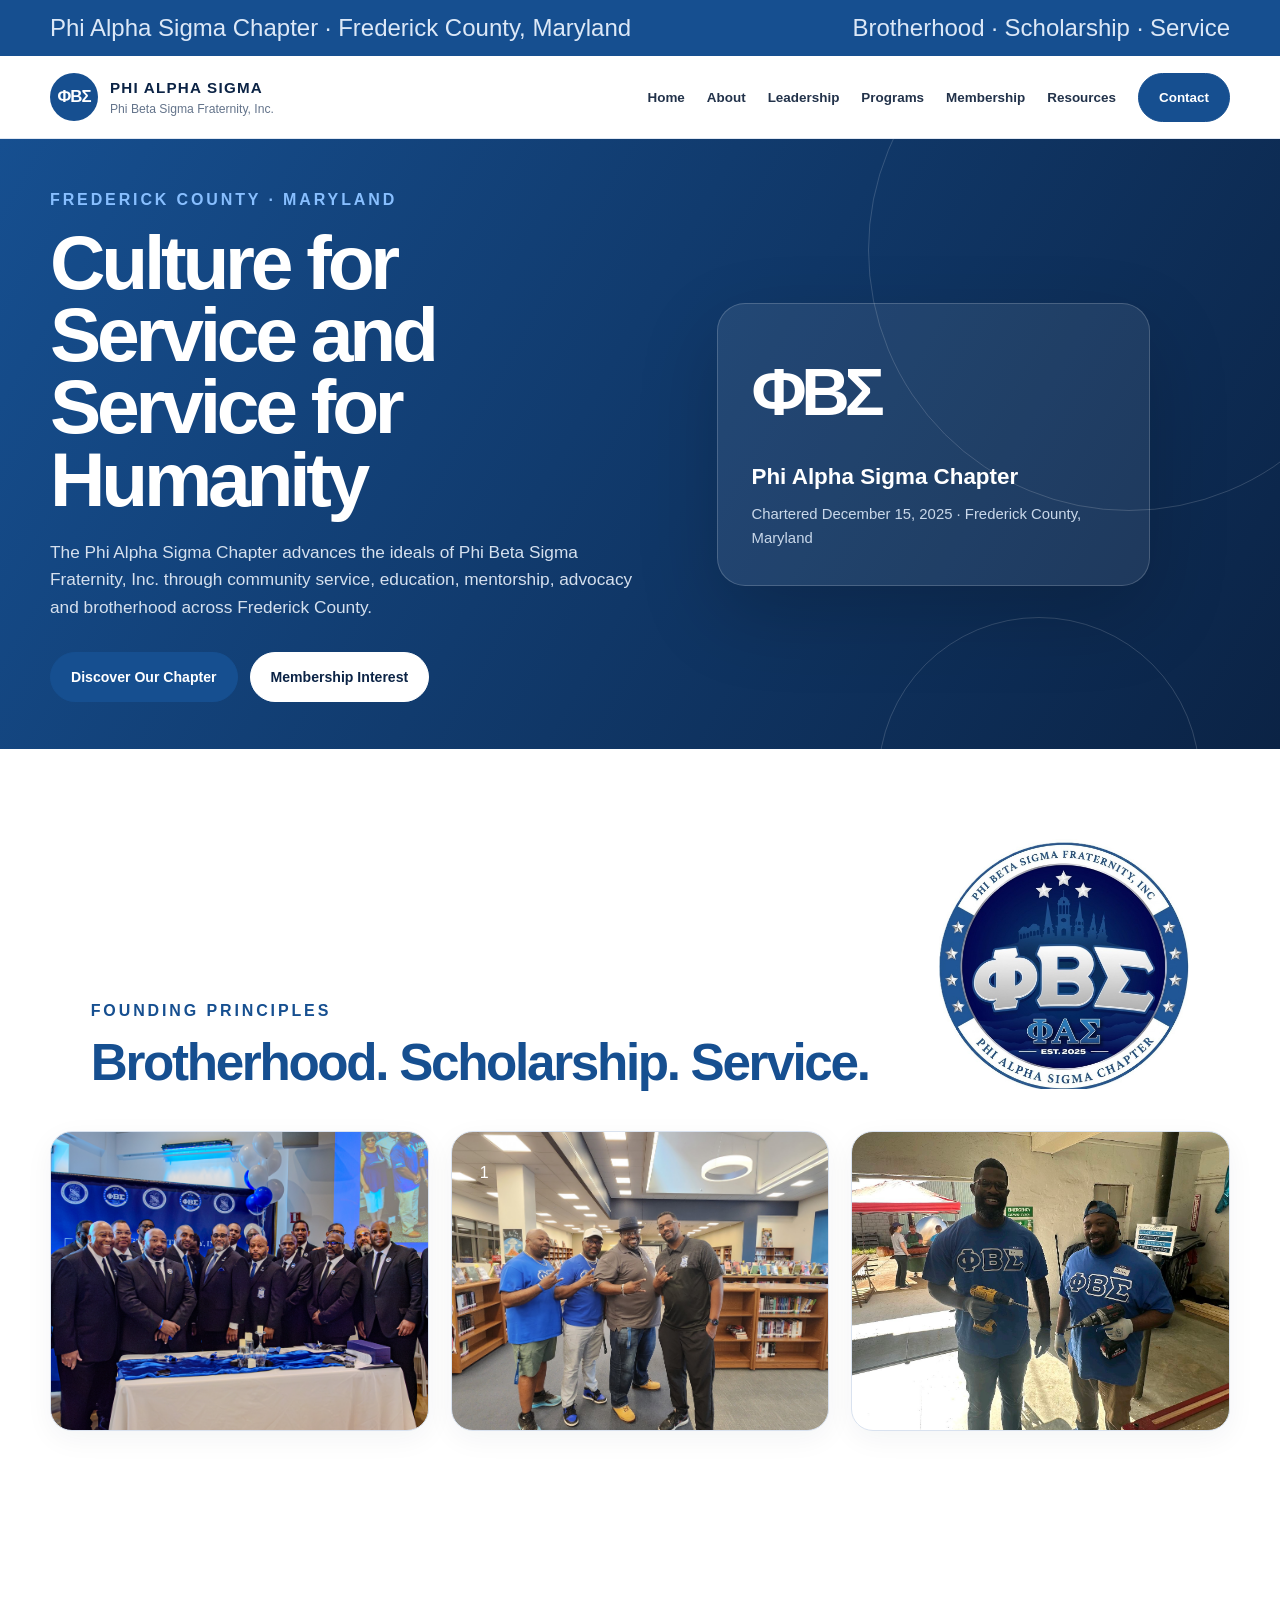
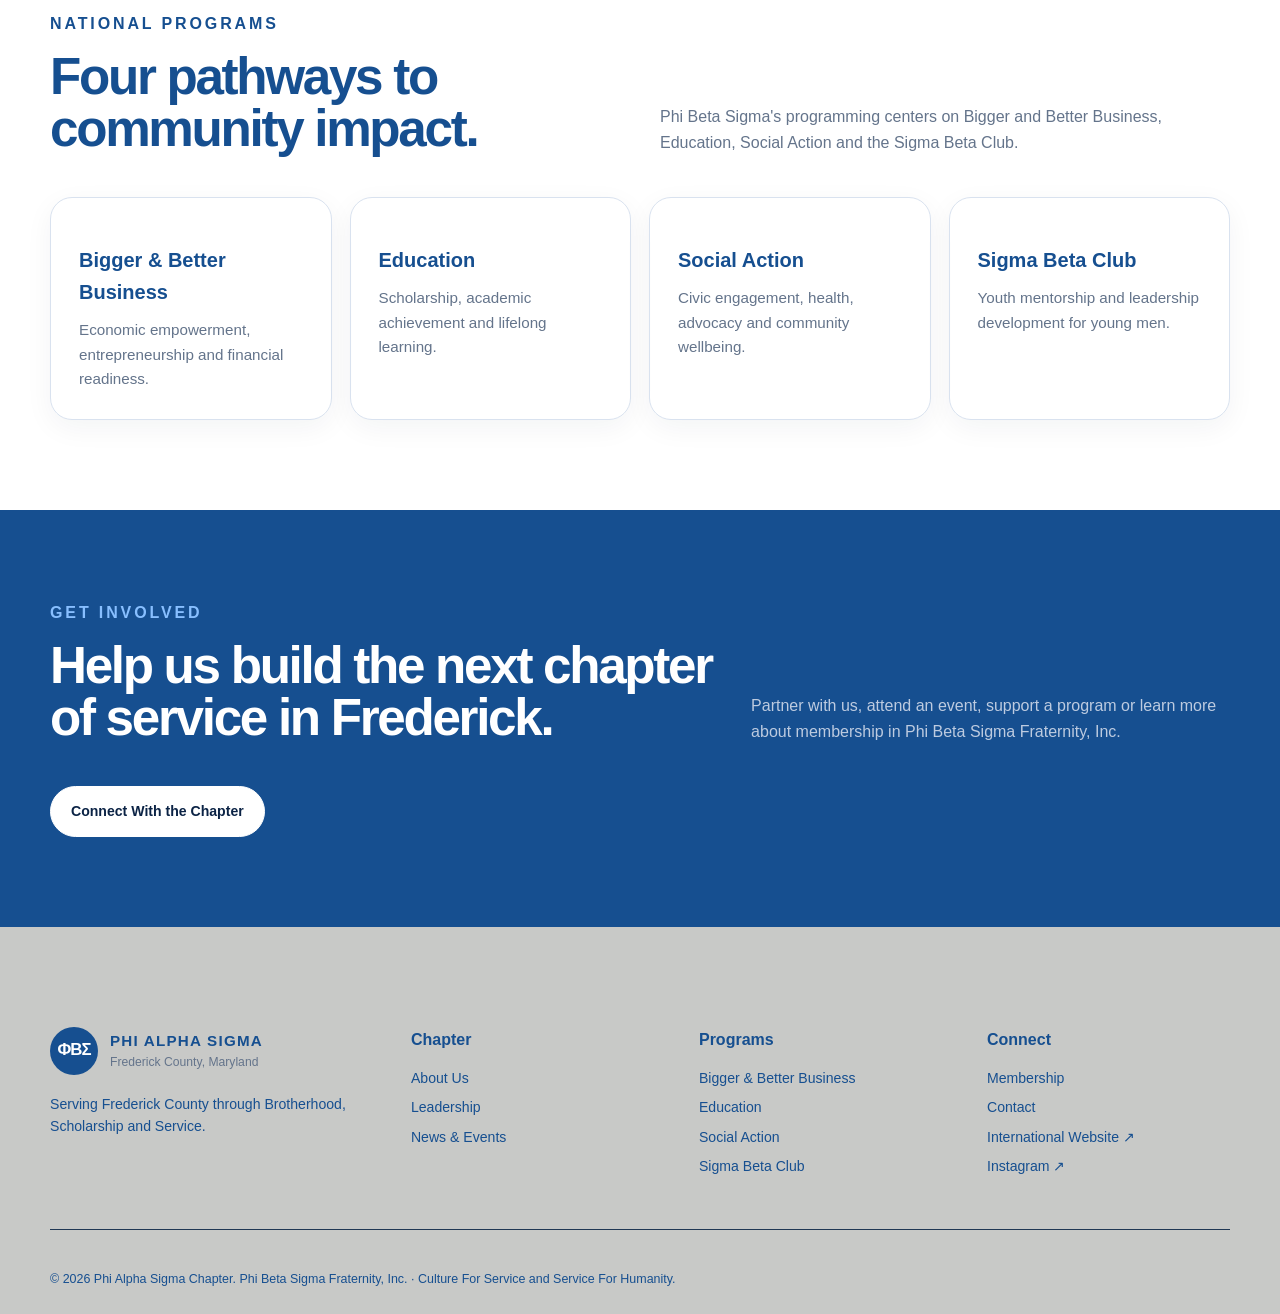
<file: index.html>
<!doctype html>
<html lang="en">
  <head>
    <meta charset="utf-8" />
    <meta name="viewport" content="width=device-width,initial-scale=1" />
    <title>Home | Phi Alpha Sigma Chapter</title>
    <meta
      name="description"
      content="Phi Alpha Sigma Chapter of Phi Beta Sigma Fraternity, Inc. in Frederick County, Maryland."
    />
    <link rel="stylesheet" href="assets/styles.css" />
  </head>
  <body>
    <div class="topbar">
      <div class="container">
        <span>Phi Alpha Sigma Chapter · Frederick County, Maryland</span
        ><span>Brotherhood · Scholarship · Service</span>
      </div>
    </div>
    <header class="site-header">
      <div class="container nav-wrap">
        <a class="brand" href="index.html"
          ><div class="brand-mark">ΦΒΣ</div>
          <div class="brand-text">
            <strong>Phi Alpha Sigma</strong
            ><span>Phi Beta Sigma Fraternity, Inc.</span>
          </div></a>
        <button class="menu-toggle" aria-label="Open menu">☰</button>
        <nav class="nav" aria-label="Primary navigation">
          <a href="index.html">Home</a><a href="about.html">About</a
          ><a href="leadership.html">Leadership</a
          ><a href="programs.html">Programs</a
          ><a href="membership.html">Membership</a
          ><!--<a href="news-events.html">News & Events</a
          >--><a href="resources.html">Resources</a
          ><a class="button" href="contact.html">Contact</a>
        </nav>
      </div>
    </header>
    <main>
      <section class="hero">
        <div class="container hero-grid">
          <div>
            <span class="eyebrow">Frederick County · Maryland</span>
            
            <h1>Culture for Service and Service for Humanity</h1>
            <p>
              The Phi Alpha Sigma Chapter advances the ideals of Phi Beta Sigma
              Fraternity, Inc. through community service, education, mentorship,
              advocacy and brotherhood across Frederick County.
            </p>
            <div class="hero-actions">
              <a class="button" href="about.html">Discover Our Chapter</a
              ><a class="button light" href="membership.html"
                >Membership Interest</a
              >
            </div>
          </div>
          <div class="hero-card">
            <div class="greek">ΦΒΣ</div>
            <h3>Phi Alpha Sigma Chapter</h3>
            <p>Chartered December 15, 2025 · Frederick County, Maryland</p>
          </div>
        </div>
      </section>
      <section class="section">
        <div class="container">
          <div class="section-head">
            <div>
              <span class="eyebrow" style="color: var(--blue)"
                >Founding Principles</span
              >
              <h2>Brotherhood. Scholarship. Service.</h2>
            </div>
             <!--<p>
              Our work is rooted in the Fraternity's enduring principles and
              focused on measurable service in the community we call home.
            </p> -->
            <img  class="shield" src="./images/passhield.jpg" alt="pbsshield"/>
          
           
          </div>
          <div class="grid-3">
            <div class="card_1" style="height: 300px;">
              <span class="num"></span>
              <!--<h3>Brotherhood</h3>
              <p style="padding-top: 25px;">
                Strengthening bonds among Sigma men while building a culture of
                leadership, accountability and mutual support.
              </p>-->
            </div>
            <div class="card_2">1
              <span class="num"></span>
              <!--<h3>Scholarship</h3>
              <p style="padding-top: 25px;">
                Supporting educational achievement, mentorship and opportunities
                that help young people and families thrive.
              </p>-->
            </div>
            <div class="card_3">
              <span class="num"></span>
              <!--<h3>Service</h3>
              <p style="padding-top: 25px;">
                Creating visible community impact through organized programs,
                partnerships and direct service across Frederick County.
              </p>-->
            </div>
          </div>
        </div>
      </section>
      <section class="section soft">
        <div class="container">
          <div class="section-head">
            <div>
              <span class="eyebrow" style="color: var(--blue)"
                >National Programs</span
              >
              <h2>Four pathways to community impact.</h2>
            </div>
            <p>
              Phi Beta Sigma's programming centers on Bigger and Better
              Business, Education, Social Action and the Sigma Beta Club.
            </p>
          </div>
          <div class="grid-4">
            <a class="card" href="programs.html#bbb"
              ><h3>Bigger & Better Business</h3>
              <p>
                Economic empowerment, entrepreneurship and financial readiness.
              </p></a
            ><a class="card" href="programs.html#education"
              ><h3>Education</h3>
              <p>Scholarship, academic achievement and lifelong learning.</p></a
            ><a class="card" href="programs.html#social-action"
              ><h3>Social Action</h3>
              <p>
                Civic engagement, health, advocacy and community wellbeing.
              </p></a
            ><a class="card" href="programs.html#sigma-beta"
              ><h3>Sigma Beta Club</h3>
              <p>
                Youth mentorship and leadership development for young men.
              </p></a
            >
          </div>
        </div>
      </section>
      <section class="section dark">
        <div class="container">
          <div class="section-head">
            <div>
              <span class="eyebrow">Get Involved</span>
              <h2>Help us build the next chapter of service in Frederick.</h2>
            </div>
            <p>
              Partner with us, attend an event, support a program or learn more
              about membership in Phi Beta Sigma Fraternity, Inc.
            </p>
          </div>
          <a class="button light" href="contact.html"
            >Connect With the Chapter</a
          >
        </div>
      </section>
    </main>
    <footer class="footer">
      <div class="container">
        <div class="footer-grid">
          <div>
            <div class="brand">
              <div class="brand-mark">ΦΒΣ</div>
              <div class="brand-text">
                <strong style="color: #164f90">Phi Alpha Sigma</strong
                ><span>Frederick County, Maryland</span>
              </div>
            </div>
            <p style="margin-top: 18px">
              Serving Frederick County through Brotherhood, Scholarship and
              Service.
            </p>
          </div>
          <div>
            <h4>Chapter</h4>
            <a href="about.html">About Us</a
            ><a href="leadership.html">Leadership</a
            ><a href="news-events.html">News & Events</a>
          </div>
          <div>
            <h4>Programs</h4>
            <a href="programs.html#bbb">Bigger & Better Business</a
            ><a href="programs.html#education">Education</a
            ><a href="programs.html#social-action">Social Action</a
            ><a href="programs.html#sigma-beta">Sigma Beta Club</a>
          </div>
          <div>
            <h4>Connect</h4>
            <a href="membership.html">Membership</a
            ><a href="contact.html">Contact</a
            ><a
              href="https://phibetasigma1914.org/"
              target="_blank"
              rel="noopener"
              >International Website ↗</a
            >
            <a href="https://www.instagram.com/frederickmdsigmas" target="_blank"
              rel="noopener" > Instagram ↗</a>
          </div>
        </div>
        <div class="footer-bottom">
          © 2026 Phi Alpha Sigma Chapter. Phi Beta Sigma Fraternity, Inc. ·
          Culture For Service and Service For Humanity.
        </div>
      </div>
    </footer>
    <script src="assets/script.js"></script>
  </body>
</html>
</file>
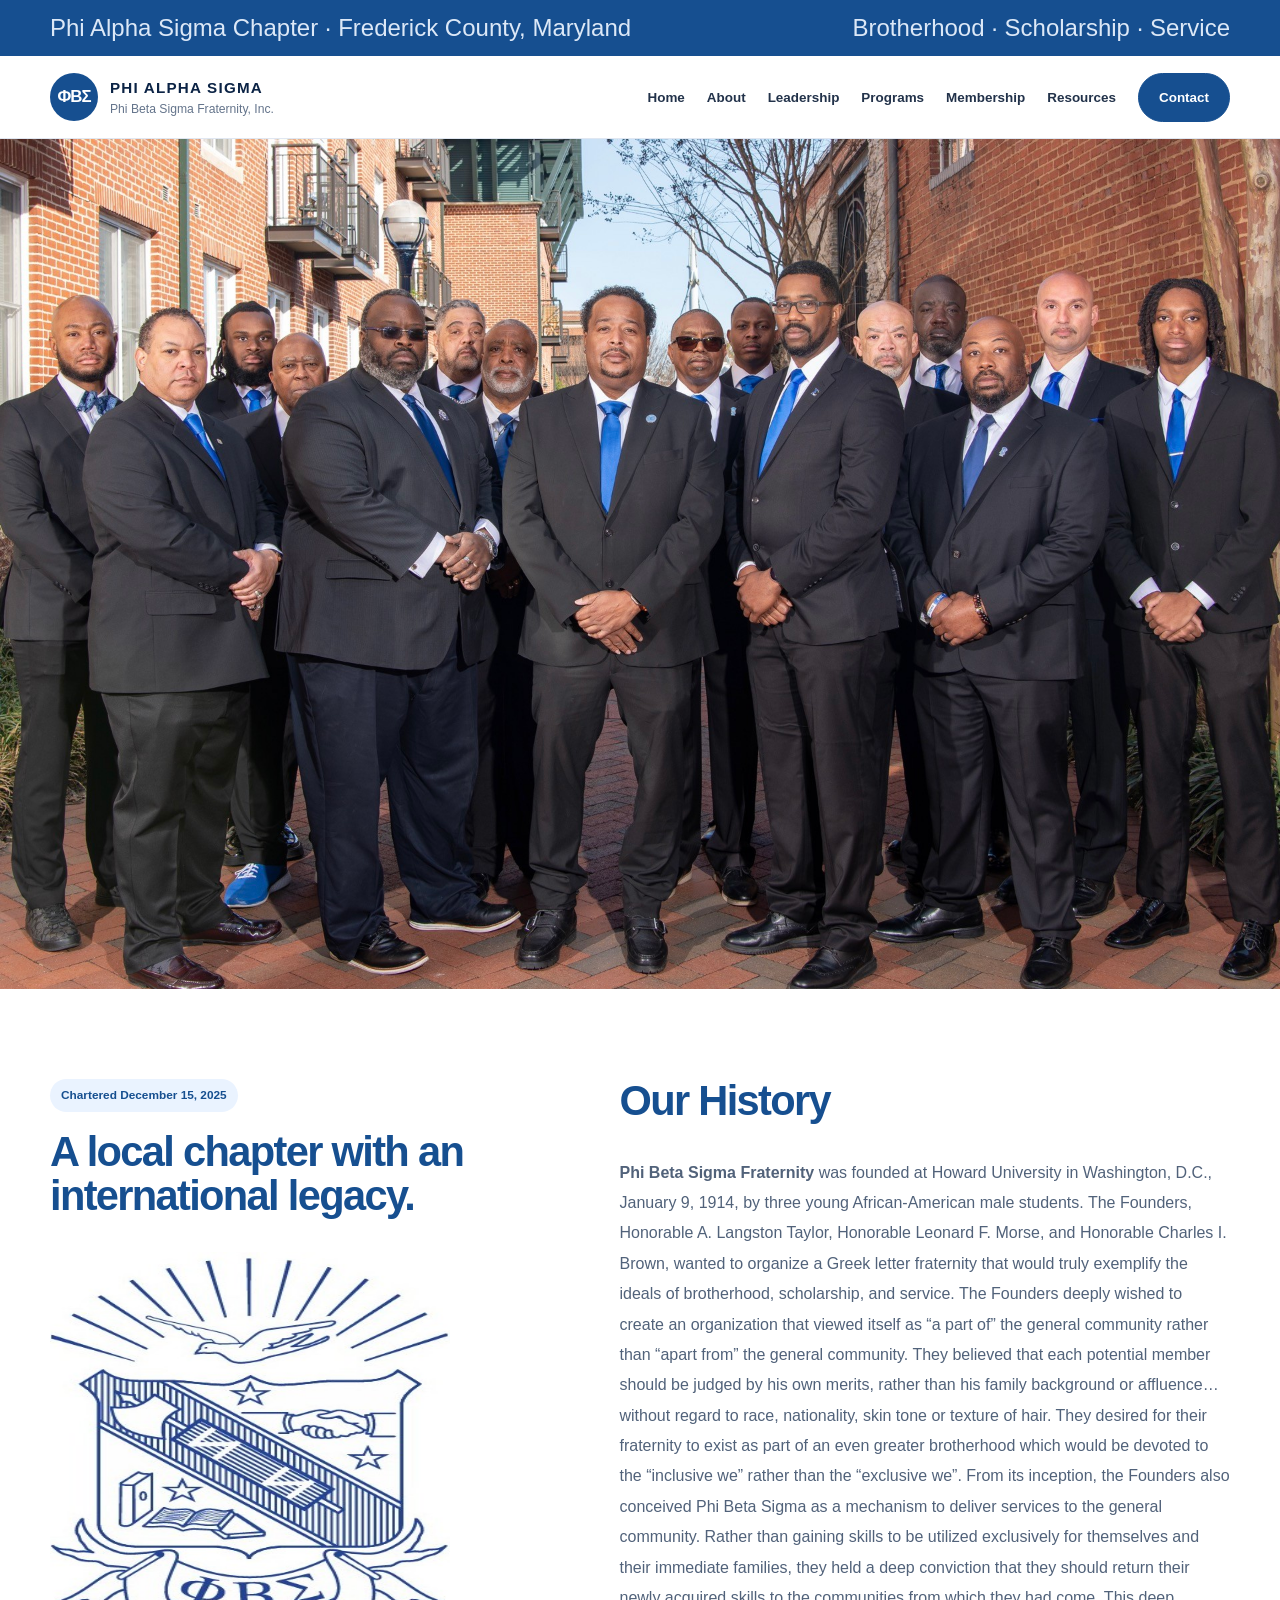
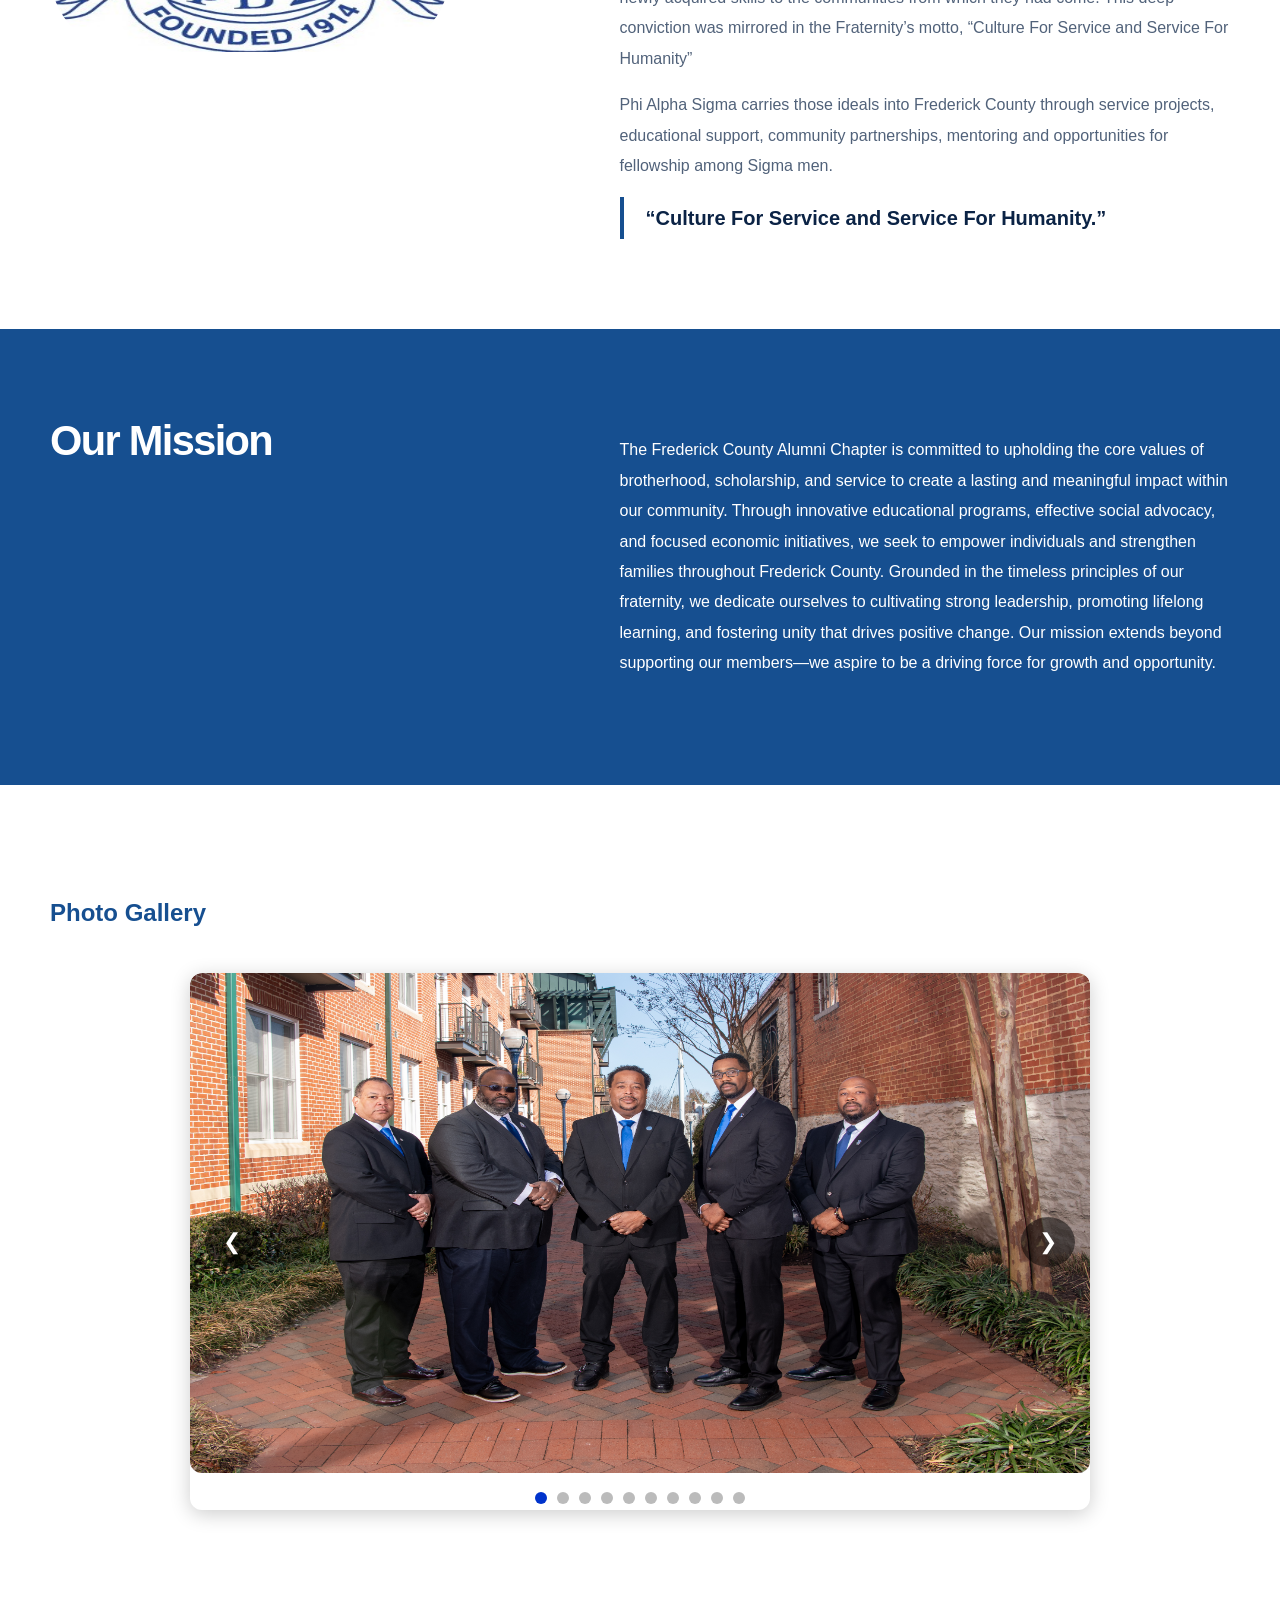
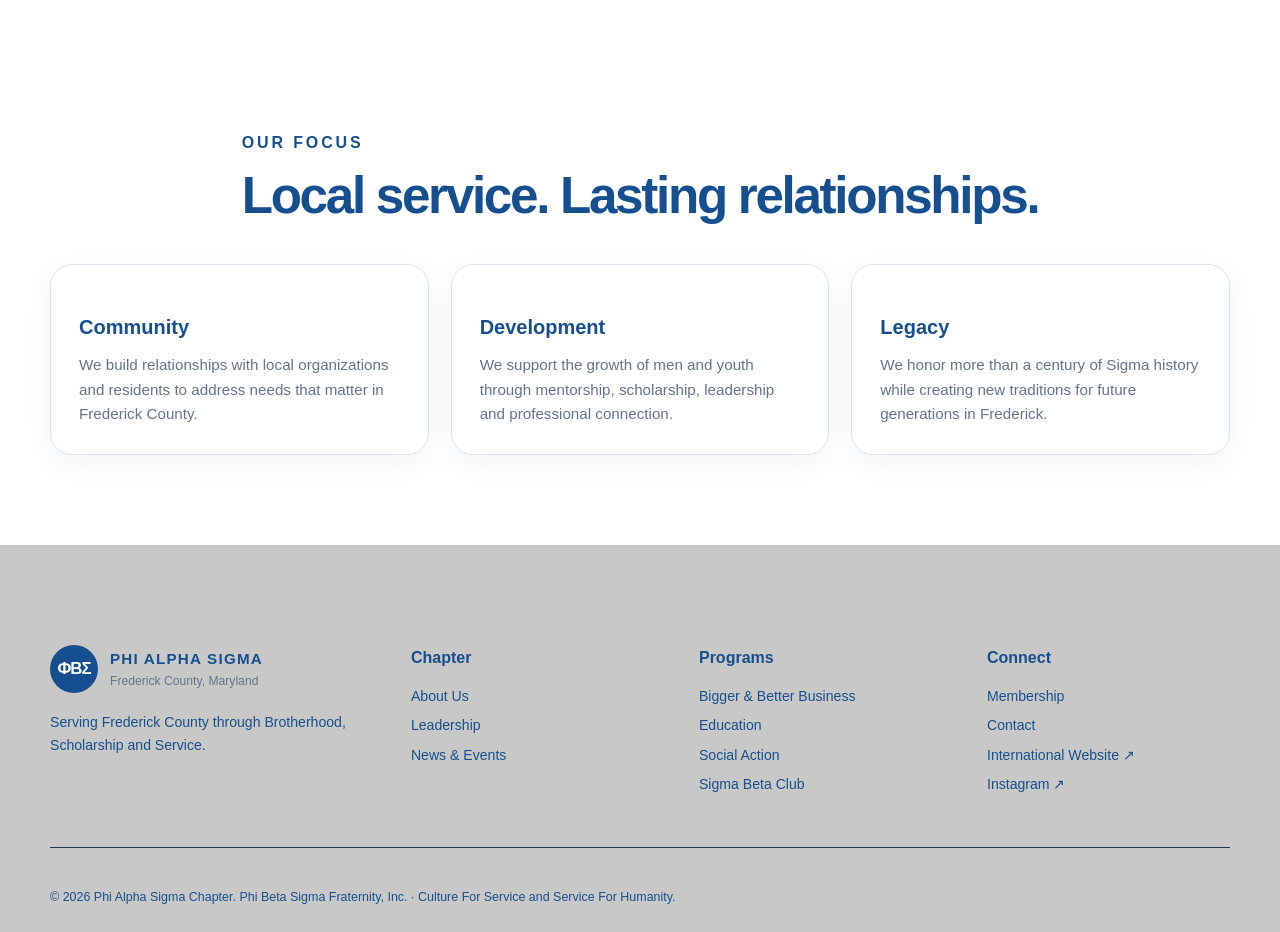
<file: about.html>
<!doctype html>
<html lang="en">
  <head>
    <meta charset="utf-8" />
    <meta name="viewport" content="width=device-width,initial-scale=1" />
    <title>About | Phi Alpha Sigma Chapter</title>
    <meta
      name="description"
      content="Phi Alpha Sigma Chapter of Phi Beta Sigma Fraternity, Inc. in Frederick County, Maryland."
    />
    <link rel="stylesheet" href="assets/styles.css" />
  </head>
  <body>
    <div class="topbar">
      <div class="container">
        <span>Phi Alpha Sigma Chapter · Frederick County, Maryland</span
        ><span>Brotherhood · Scholarship · Service</span>
      </div>
    </div>
    <header class="site-header">
      <div class="container nav-wrap">
        <a class="brand" href="index.html"
          ><div class="brand-mark">ΦΒΣ</div>
          <div class="brand-text">
            <strong>Phi Alpha Sigma</strong
            ><span>Phi Beta Sigma Fraternity, Inc.</span>
          </div></a
        ><button class="menu-toggle" aria-label="Open menu">☰</button>
        <nav class="nav" aria-label="Primary navigation">
          <a href="index.html">Home</a><a href="about.html">About</a
          ><a href="leadership.html">Leadership</a
          ><a href="programs.html">Programs</a
          ><a href="membership.html">Membership</a
          ><!--<a href="news-events.html">News & Events</a
          >--><a href="resources.html">Resources</a
          ><a class="button" href="contact.html">Contact</a>
        </nav>
      </div>
    </header>
    <main>
      <section class="page-hero-main" >
        <div class="container">
          <!--<span class="eyebrow">About</span>
          <h1>Built to serve Frederick County.</h1>
          <p>
            Phi Alpha Sigma is an alumni chapter of Phi Beta Sigma Fraternity,
            Inc., bringing the Fraternity's legacy of Brotherhood, Scholarship
            and Service to Frederick County, Maryland.
          </p>-->
        </div>
      </section>
      <section class="section">
        <div class="container content-grid">
          <div>
            <span class="badge">Chartered December 15, 2025</span>
            <h2 style="margin-top: 18px">
              A local chapter with an international legacy.
            </h2>
            <img class="mainshield" src="./images/mainshield.jpg" alt="main shield img"/>
          </div>
          <div class="history">
            <h2>Our History</h2>
            <p>
             <strong>Phi Beta Sigma Fraternity</strong> was founded at Howard University in Washington, 
              D.C., January 9, 1914, by three young African-American male students. The 
              Founders, Honorable A. Langston Taylor, Honorable Leonard F. Morse, and 
              Honorable Charles I. Brown, wanted to organize a Greek letter fraternity that would 
              truly exemplify the ideals of brotherhood, scholarship, and service.
              The Founders deeply wished to create an organization that viewed itself as “a part 
              of” the general community rather than “apart from” the general community. They 
              believed that each potential member should be judged by his own merits, rather 
              than his family background or affluence…without regard to race, nationality, skin 
              tone or texture of hair. They desired for their fraternity to exist as part of an even 
              greater brotherhood which would be devoted to the “inclusive we” rather than the 
              “exclusive we”.
              From its inception, the Founders also conceived Phi Beta Sigma as a mechanism to 
              deliver services to the general community. Rather than gaining skills to be utilized 
              exclusively for themselves and their immediate families, they held a deep conviction 
              that they should return their newly acquired skills to the communities from which 
              they had come. This deep conviction was mirrored in the Fraternity’s motto, “Culture 
              For Service and Service For Humanity”
            </p>
            <p>
              Phi Alpha Sigma carries those ideals into Frederick County through
              service projects, educational support, community partnerships,
              mentoring and opportunities for fellowship among Sigma men.
            </p>
            <div class="quote">
              “Culture For Service and Service For Humanity.”
            </div>
          </div>
        </div>
      </section>
         <section class="section dark" >
        <div class="container content-grid">
          <div class="mission">
            <h2>Our Mission</h2>
          </div>
            <p style="line-height: 1.9; font-size: 100%; color: var(--fff)">
            The Frederick County Alumni Chapter is committed to upholding the core values of brotherhood,
            scholarship, and service to create a lasting and meaningful impact within our community. Through
            innovative educational programs, effective social advocacy, and focused economic initiatives, we seek
            to empower individuals and strengthen families throughout Frederick County. Grounded in the timeless
            principles of our fraternity, we dedicate ourselves to cultivating strong leadership, promoting lifelong
            learning, and fostering unity that drives positive change. Our mission extends beyond supporting our
            members—we aspire to be a driving force for growth and opportunity.
            </p> 
          </div>
      </section>
      <section class="photo section">
        <div class="container">
          <h1> Photo Gallery</h1>
            <div class="carousel-container">
    <div class="carousel-track">
      <div class="carousel-slide">
            <img src="./images/chartermembers.jpg" alt="Phi Alpha Sigma Event 3">
        </div>
        <div class="carousel-slide">
            <img src="./images/main_brothers_img.jpg" alt="Phi Alpha Sigma Event 3">
        </div>
        <div class="carousel-slide">
            <img src="./images/bronelson.jpg" alt="Phi Alpha Sigma Event 1">
        </div>
        <div class="carousel-slide">
            <img src="./images/brobrown.jpg" alt="Phi Alpha Sigma Event 2">
        </div>
        <div class="carousel-slide">
            <img src="./images/brochaplin.jpg" alt="Phi Alpha Sigma Event 3">
        </div>
        <div class="carousel-slide">
            <img src="./images/brobaughman.jpg" alt="Phi Alpha Sigma Event 3">
        </div>
        <div class="carousel-slide">
            <img src="./images/brodougwhite.jpg" alt="Phi Alpha Sigma Event 3">
        </div>
        <div class="carousel-slide">
            <img src="./images/brozane.jpg" alt="Phi Alpha Sigma Event 3">
        </div>
        <div class="carousel-slide">
            <img src="./images/groupimg2.jpg" alt="Phi Alpha Sigma Event 3">
        </div>
        <div class="carousel-slide">
            <img src="./images/sleepinheavenlypeaceimg2.jpg" alt="Phi Alpha Sigma Event 3">
        </div>
        <
        
    </div>
    

    <button class="carousel-btn prev">❮</button>
    <button class="carousel-btn next">❯</button>

    <div class="carousel-dots"></div>
</div>


      </section> 



      <section class="section soft">
        <div class="container">
          <div class="section-head">
            <div>
              <span class="eyebrow" style="color: var(--blue)">Our Focus</span>
              <h2>Local service. Lasting relationships.</h2>
            </div>
          </div>
          <div class="grid-3">
            <div class="card">
              <h3>Community</h3>
              <p>
                We build relationships with local organizations and residents to
                address needs that matter in Frederick County.
              </p>
            </div>
            <div class="card">
              <h3>Development</h3>
              <p>
                We support the growth of men and youth through mentorship,
                scholarship, leadership and professional connection.
              </p>
            </div>
            <div class="card">
              <h3>Legacy</h3>
              <p>
                We honor more than a century of Sigma history while creating new
                traditions for future generations in Frederick.
              </p>
            </div>
          </div>
        </div>
      </section>
    </main>
    <footer class="footer">
      <div class="container">
        <div class="footer-grid">
          <div>
            <div class="brand">
              <div class="brand-mark">ΦΒΣ</div>
              <div class="brand-text">
                <strong style="color: #164f90">Phi Alpha Sigma</strong
                ><span>Frederick County, Maryland</span>
              </div>
            </div>
            <p style="margin-top: 18px">
              Serving Frederick County through Brotherhood, Scholarship and
              Service.
            </p>
          </div>
          <div>
            <h4>Chapter</h4>
            <a href="about.html">About Us</a
            ><a href="leadership.html">Leadership</a
            ><a href="news-events.html">News & Events</a>
          </div>
          <div>
            <h4>Programs</h4>
            <a href="programs.html#bbb">Bigger & Better Business</a
            ><a href="programs.html#education">Education</a
            ><a href="programs.html#social-action">Social Action</a
            ><a href="programs.html#sigma-beta">Sigma Beta Club</a>
          </div>
          <div>
            <h4>Connect</h4>
            <a href="membership.html">Membership</a
            ><a href="contact.html">Contact</a
            ><a
              href="https://phibetasigma1914.org/"
              target="_blank"
              rel="noopener"
              >International Website ↗</a
            >
            <a href="https://www.instagram.com/frederickmdsigmas" target="_blank"
              rel="noopener" > Instagram ↗</a>
          </div>
        </div>
        <div class="footer-bottom">
          © 2026 Phi Alpha Sigma Chapter. Phi Beta Sigma Fraternity, Inc. ·
          Culture For Service and Service For Humanity.
        </div>
      </div>
    </footer>
    <script src="assets/script.js"></script>
   

  </body>
</html>
</file>
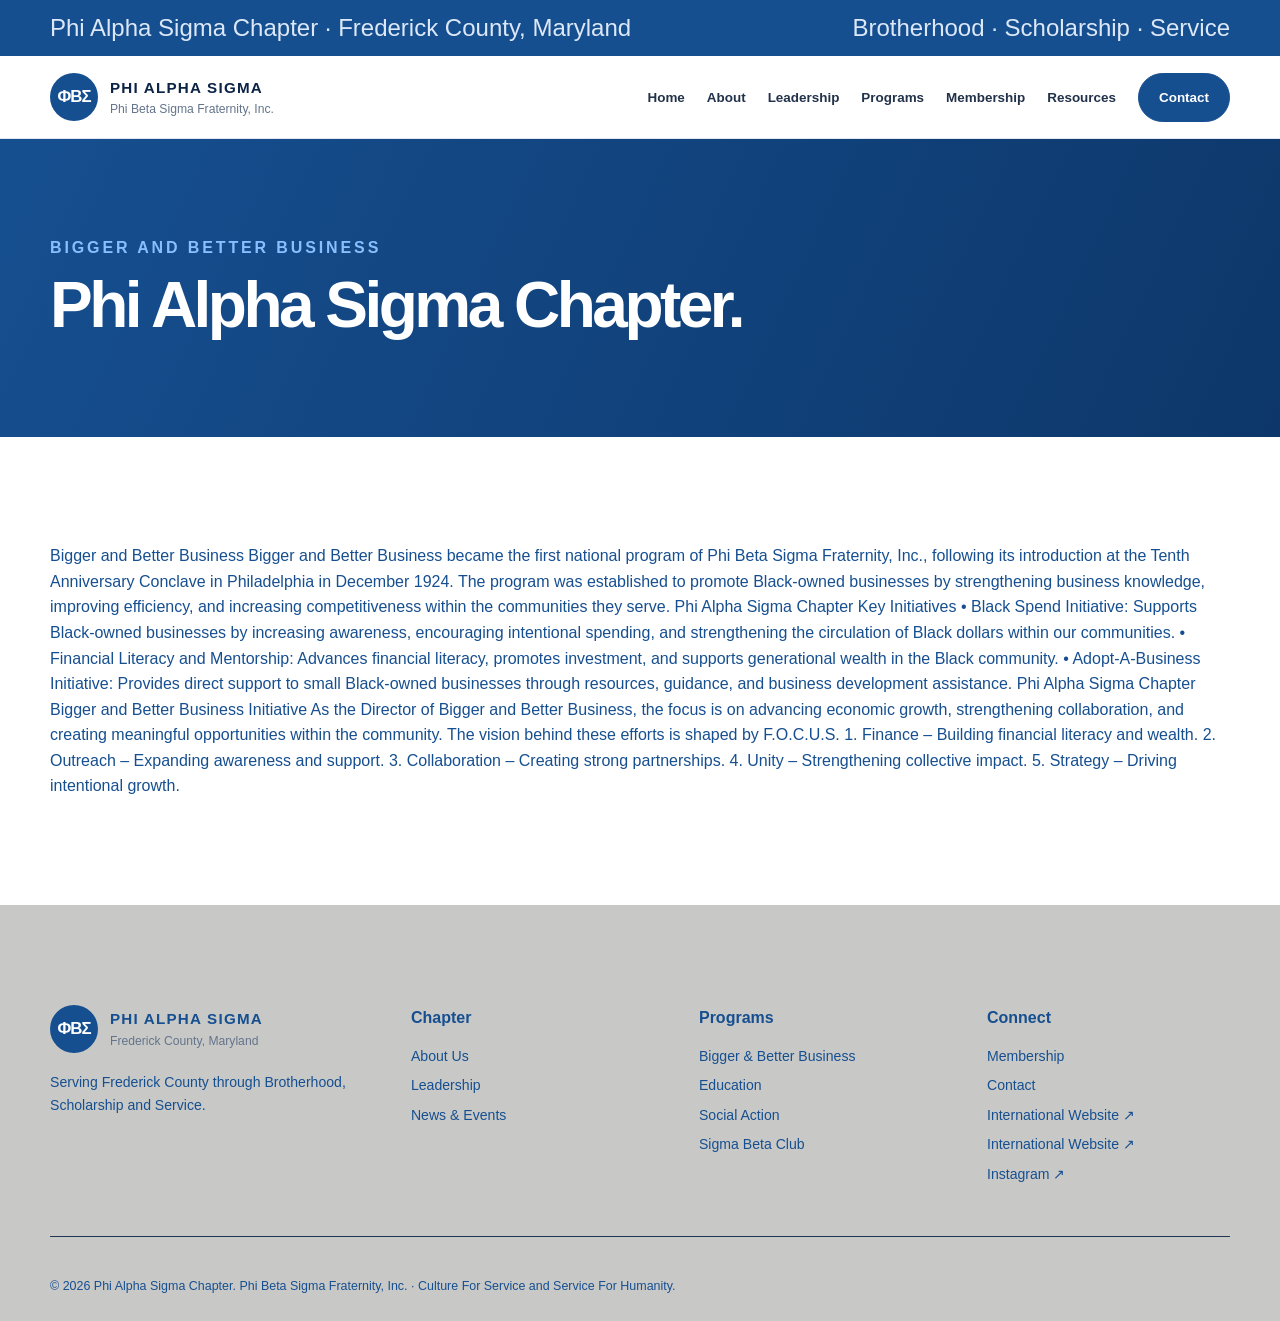
<file: bbb.html>
<!doctype html>
<html lang="en">
  <head>
    <meta charset="utf-8" />
    <meta name="viewport" content="width=device-width,initial-scale=1" />
    <title>Bigger And Better Business | Phi Alpha Sigma Chapter</title>
    <meta
      name="description"
      content="Phi Alpha Sigma Chapter of Phi Beta Sigma Fraternity, Inc. in Frederick County, Maryland."
    />
    <link rel="stylesheet" href="assets/styles.css" />
  </head>
  <body>
    <div class="topbar">
      <div class="container">
        <span>Phi Alpha Sigma Chapter · Frederick County, Maryland</span
        ><span>Brotherhood · Scholarship · Service</span>
      </div>
    </div>
    <header class="site-header">
      <div class="container nav-wrap">
        <a class="brand" href="index.html"
          ><div class="brand-mark">ΦΒΣ</div>
          <div class="brand-text">
            <strong>Phi Alpha Sigma</strong
            ><span>Phi Beta Sigma Fraternity, Inc.</span>
          </div></a
        ><button class="menu-toggle" aria-label="Open menu">☰</button>
        <nav class="nav" aria-label="Primary navigation">
          <a href="index.html">Home</a><a href="about.html">About</a
          ><a href="leadership.html">Leadership</a
          ><a href="programs.html">Programs</a
          ><a href="membership.html">Membership</a
          ><!--<a href="news-events.html">News & Events</a
          >--><a href="resources.html">Resources</a
          ><a class="button" href="contact.html">Contact</a>
        </nav>
      </div>
    </header>
    <main>
      <section class="page-hero">
        <div class="container">
          <span class="eyebrow">Bigger and Better Business</span>
          <h1>Phi Alpha Sigma Chapter.</h1>
          
        </div>
      </section>
      <section class="section">
        <div class="container"> 
        <p>Bigger and Better Business
Bigger and Better Business became the first national program of Phi Beta Sigma
Fraternity, Inc., following its introduction at the Tenth Anniversary Conclave in
Philadelphia in December 1924. The program was established to promote Black-owned
businesses by strengthening business knowledge, improving efficiency, and increasing
competitiveness within the communities they serve.

Phi Alpha Sigma Chapter Key Initiatives
• Black Spend Initiative: Supports Black-owned businesses by increasing
awareness, encouraging intentional spending, and strengthening the circulation of
Black dollars within our communities.
• Financial Literacy and Mentorship: Advances financial literacy, promotes
investment, and supports generational wealth in the Black community.
• Adopt-A-Business Initiative: Provides direct support to small Black-owned
businesses through resources, guidance, and business development assistance.

Phi Alpha Sigma Chapter Bigger and Better Business Initiative
As the Director of Bigger and Better Business, the focus is on advancing economic
growth, strengthening collaboration, and creating meaningful opportunities within the
community.
The vision behind these efforts is shaped by F.O.C.U.S.
1. Finance – Building financial literacy and wealth.
2. Outreach – Expanding awareness and support.
3. Collaboration – Creating strong partnerships.
4. Unity – Strengthening collective impact.
5. Strategy – Driving intentional growth.</p>
</div>

      </section>
      
    </main>
    <footer class="footer">
      <div class="container">
        <div class="footer-grid">
          <div>
            <div class="brand">
              <div class="brand-mark">ΦΒΣ</div>
              <div class="brand-text">
                <strong style="color: #164f90">Phi Alpha Sigma</strong
                ><span>Frederick County, Maryland</span>
              </div>
            </div>
            <p style="margin-top: 18px">
              Serving Frederick County through Brotherhood, Scholarship and
              Service.
            </p>
          </div>
          <div>
            <h4>Chapter</h4>
            <a href="about.html">About Us</a
            ><a href="leadership.html">Leadership</a
            ><a href="news-events.html">News & Events</a>
          </div>
          <div>
            <h4>Programs</h4>
            <a href="programs.html#bbb">Bigger & Better Business</a
            ><a href="programs.html#education">Education</a
            ><a href="programs.html#social-action">Social Action</a
            ><a href="programs.html#sigma-beta">Sigma Beta Club</a>
          </div>
          <div>
            <h4>Connect</h4>
            <a href="membership.html">Membership</a
            ><a href="contact.html">Contact</a
            ><a
              href="https://phibetasigma1914.org/"
              target="_blank"
              rel="noopener"
              >International Website ↗</a
            >
            <a
              href="https://www.instagram.com/frederickmdsigmas/"
              target="_blank"
              rel="noopener"
              >International Website ↗</a
            >
            <a href="https://www.instagram.com/frederickmdsigmas" target="_blank"
              rel="noopener" > Instagram ↗</a>
          </div>
        </div>
        <div class="footer-bottom">
          © 2026 Phi Alpha Sigma Chapter. Phi Beta Sigma Fraternity, Inc. ·
          Culture For Service and Service For Humanity.
        </div>
      </div>
    </footer>
    <script src="assets/script.js"></script>
  </body>
</html>
</file>
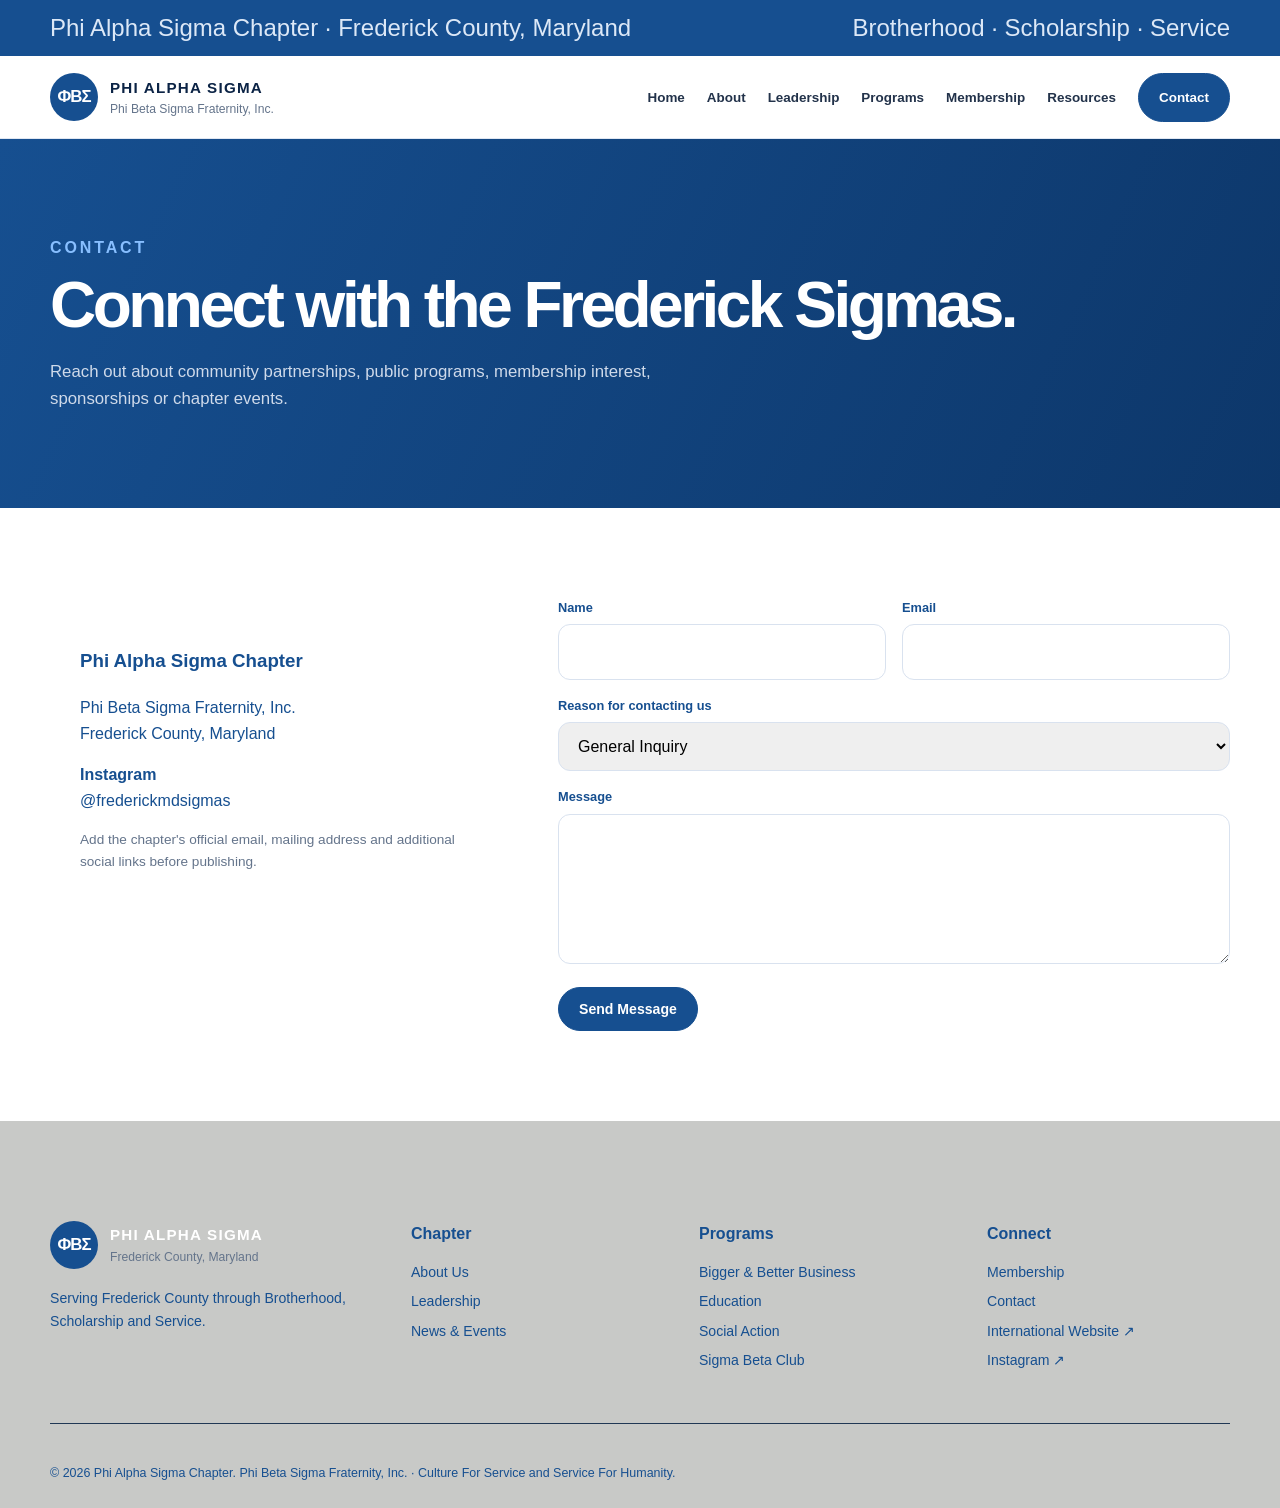
<file: contact.html>
<!doctype html>
<html lang="en">
  <head>
    <meta charset="utf-8" />
    <meta name="viewport" content="width=device-width,initial-scale=1" />
    <title>Contact | Phi Alpha Sigma Chapter</title>
    <meta
      name="description"
      content="Phi Alpha Sigma Chapter of Phi Beta Sigma Fraternity, Inc. in Frederick County, Maryland."
    />
    <link rel="stylesheet" href="assets/styles.css" />
  </head>
  <body>
    <div class="topbar">
      <div class="container">
        <span>Phi Alpha Sigma Chapter · Frederick County, Maryland</span
        ><span>Brotherhood · Scholarship · Service</span>
      </div>
    </div>
    <header class="site-header">
      <div class="container nav-wrap">
        <a class="brand" href="index.html"
          ><div class="brand-mark">ΦΒΣ</div>
          <div class="brand-text">
            <strong>Phi Alpha Sigma</strong
            ><span>Phi Beta Sigma Fraternity, Inc.</span>
          </div></a
        ><button class="menu-toggle" aria-label="Open menu">☰</button>
        <nav class="nav" aria-label="Primary navigation">
          <a href="index.html">Home</a><a href="about.html">About</a
          ><a href="leadership.html">Leadership</a
          ><a href="programs.html">Programs</a
          ><a href="membership.html">Membership</a
          ><!--<a href="news-events.html">News & Events</a
          >--><a href="resources.html">Resources</a
          ><a class="button" href="contact.html">Contact</a>
        </nav>
      </div>
    </header>
    <main>
      <section class="page-hero">
        <div class="container">
          <span class="eyebrow">Contact</span>
          <h1>Connect with the Frederick Sigmas.</h1>
          <p>
            Reach out about community partnerships, public programs, membership
            interest, sponsorships or chapter events.
          </p>
        </div>
      </section>
      <section class="section">
        <div class="container contact-grid">
          <div>
            <div class="contact-box">
              <h3>Phi Alpha Sigma Chapter</h3>
              <p>
                Phi Beta Sigma Fraternity, Inc.<br />Frederick County, Maryland
              </p>
              <p><strong>Instagram</strong><br />@frederickmdsigmas</p>
              <p class="small">
                Add the chapter's official email, mailing address and additional
                social links before publishing.
              </p>
            </div>
          </div>
          <form
            onsubmit="
              event.preventDefault();
              alert(
                'This static demo form is ready to connect to your preferred form service or server-side handler.',
              );
            "
          >
            <div class="form-grid">
              <div>
                <label for="name">Name</label
                ><input id="name" name="name" required />
              </div>
              <div>
                <label for="email">Email</label
                ><input id="email" name="email" type="email" required />
              </div>
              <div class="full">
                <label for="topic">Reason for contacting us</label
                ><select id="topic" name="topic">
                  <option>General Inquiry</option>
                  <option>Membership Interest</option>
                  <option>Community Partnership</option>
                  <option>Program / Event</option>
                  <option>Sponsorship</option>
                </select>
              </div>
              <div class="full">
                <label for="message">Message</label
                ><textarea id="message" name="message" required></textarea>
              </div>
              <div class="full">
                <button class="button" type="submit">Send Message</button>
              </div>
            </div>
          </form>
        </div>
      </section>
    </main>
    <footer class="footer">
      <div class="container">
        <div class="footer-grid">
          <div>
            <div class="brand">
              <div class="brand-mark">ΦΒΣ</div>
              <div class="brand-text">
                <strong style="color: #fff">Phi Alpha Sigma</strong
                ><span>Frederick County, Maryland</span>
              </div>
            </div>
            <p style="margin-top: 18px">
              Serving Frederick County through Brotherhood, Scholarship and
              Service.
            </p>
          </div>
          <div>
            <h4>Chapter</h4>
            <a href="about.html">About Us</a
            ><a href="leadership.html">Leadership</a
            ><a href="news-events.html">News & Events</a>
          </div>
          <div>
            <h4>Programs</h4>
            <a href="programs.html#bbb">Bigger & Better Business</a
            ><a href="programs.html#education">Education</a
            ><a href="programs.html#social-action">Social Action</a
            ><a href="programs.html#sigma-beta">Sigma Beta Club</a>
          </div>
          <div>
            <h4>Connect</h4>
            <a href="membership.html">Membership</a
            ><a href="contact.html">Contact</a
            ><a
              href="https://phibetasigma1914.org/"
              target="_blank"
              rel="noopener"
              >International Website ↗</a
            >
            <a href="https://www.instagram.com/frederickmdsigmas" target="_blank"
              rel="noopener" > Instagram ↗</a>
          </div>
        </div>
        <div class="footer-bottom">
          © 2026 Phi Alpha Sigma Chapter. Phi Beta Sigma Fraternity, Inc. ·
          Culture For Service and Service For Humanity.
        </div>
      </div>
    </footer>
    <script src="assets/script.js"></script>
  </body>
</html>
</file>
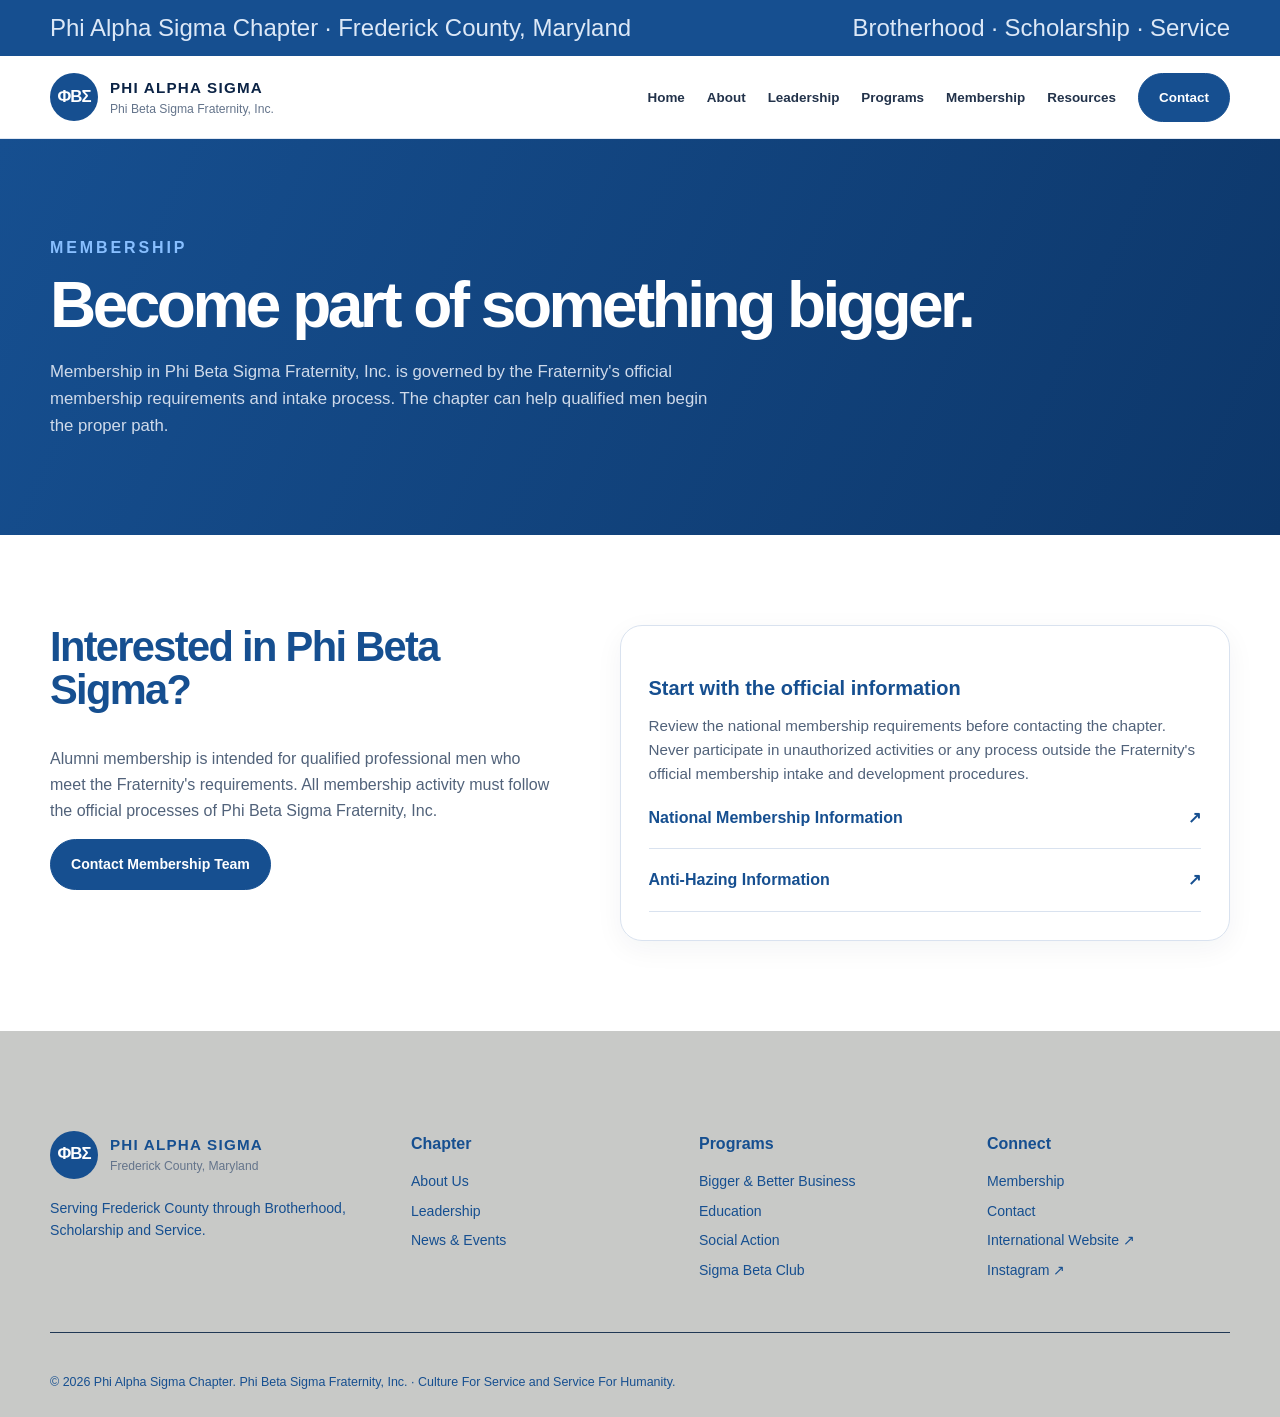
<file: membership.html>
<!doctype html>
<html lang="en">
  <head>
    <meta charset="utf-8" />
    <meta name="viewport" content="width=device-width,initial-scale=1" />
    <title>Membership | Phi Alpha Sigma Chapter</title>
    <meta
      name="description"
      content="Phi Alpha Sigma Chapter of Phi Beta Sigma Fraternity, Inc. in Frederick County, Maryland."
    />
    <link rel="stylesheet" href="assets/styles.css" />
  </head>
  <body>
    <div class="topbar">
      <div class="container">
        <span>Phi Alpha Sigma Chapter · Frederick County, Maryland</span
        ><span>Brotherhood · Scholarship · Service</span>
      </div>
    </div>
    <header class="site-header">
      <div class="container nav-wrap">
        <a class="brand" href="index.html"
          ><div class="brand-mark">ΦΒΣ</div>
          <div class="brand-text">
            <strong>Phi Alpha Sigma</strong
            ><span>Phi Beta Sigma Fraternity, Inc.</span>
          </div></a
        ><button class="menu-toggle" aria-label="Open menu">☰</button>
        <nav class="nav" aria-label="Primary navigation">
          <a href="index.html">Home</a><a href="about.html">About</a
          ><a href="leadership.html">Leadership</a
          ><a href="programs.html">Programs</a
          ><a href="membership.html">Membership</a
          ><!--<a href="news-events.html">News & Events</a
          >--><a href="resources.html">Resources</a
          ><a class="button" href="contact.html">Contact</a>
        </nav>
      </div>
    </header>
    <main>
      <section class="page-hero">
        <div class="container">
          <span class="eyebrow">Membership</span>
          <h1>Become part of something bigger.</h1>
          <p>
            Membership in Phi Beta Sigma Fraternity, Inc. is governed by the
            Fraternity's official membership requirements and intake process.
            The chapter can help qualified men begin the proper path.
          </p>
        </div>
      </section>
      <section class="section">
        <div class="container content-grid">
          <div>
            <h2>Interested in Phi Beta Sigma?</h2>
            <p>
              Alumni membership is intended for qualified professional men who
              meet the Fraternity's requirements. All membership activity must
              follow the official processes of Phi Beta Sigma Fraternity, Inc.
            </p>
            <a class="button" href="contact.html">Contact Membership Team</a>
          </div>
          <div>
            <div class="card">
              <h3>Start with the official information</h3>
              <p>
                Review the national membership requirements before contacting
                the chapter. Never participate in unauthorized activities or any
                process outside the Fraternity's official membership intake and
                development procedures.
              </p>
              <a
                class="resource-link"
                href="https://phibetasigma1914.org/about/sigma-membership/"
                target="_blank"
                rel="noopener"
                >National Membership Information <span>↗</span></a
              ><a
                class="resource-link"
                href="https://phibetasigma1914.org/resources/anti-hazing/"
                target="_blank"
                rel="noopener"
                >Anti-Hazing Information <span>↗</span></a
              >
            </div>
          </div>
        </div>
      </section>
    </main>
    <footer class="footer">
      <div class="container">
        <div class="footer-grid">
          <div>
            <div class="brand">
              <div class="brand-mark">ΦΒΣ</div>
              <div class="brand-text">
                <strong style="color: #164f90">Phi Alpha Sigma</strong
                ><span>Frederick County, Maryland</span>
              </div>
            </div>
            <p style="margin-top: 18px">
              Serving Frederick County through Brotherhood, Scholarship and
              Service.
            </p>
          </div>
          <div>
            <h4>Chapter</h4>
            <a href="about.html">About Us</a
            ><a href="leadership.html">Leadership</a
            ><a href="news-events.html">News & Events</a>
          </div>
          <div>
            <h4>Programs</h4>
            <a href="programs.html#bbb">Bigger & Better Business</a
            ><a href="programs.html#education">Education</a
            ><a href="programs.html#social-action">Social Action</a
            ><a href="programs.html#sigma-beta">Sigma Beta Club</a>
          </div>
          <div>
            <h4>Connect</h4>
            <a href="membership.html">Membership</a
            ><a href="contact.html">Contact</a
            ><a
              href="https://phibetasigma1914.org/"
              target="_blank"
              rel="noopener"
              >International Website ↗</a
            >
            <a href="https://www.instagram.com/frederickmdsigmas" target="_blank"
              rel="noopener" > Instagram ↗</a>
          </div>
        </div>
        <div class="footer-bottom">
          © 2026 Phi Alpha Sigma Chapter. Phi Beta Sigma Fraternity, Inc. ·
          Culture For Service and Service For Humanity.
        </div>
      </div>
    </footer>
    <script src="assets/script.js"></script>
  </body>
</html>
</file>
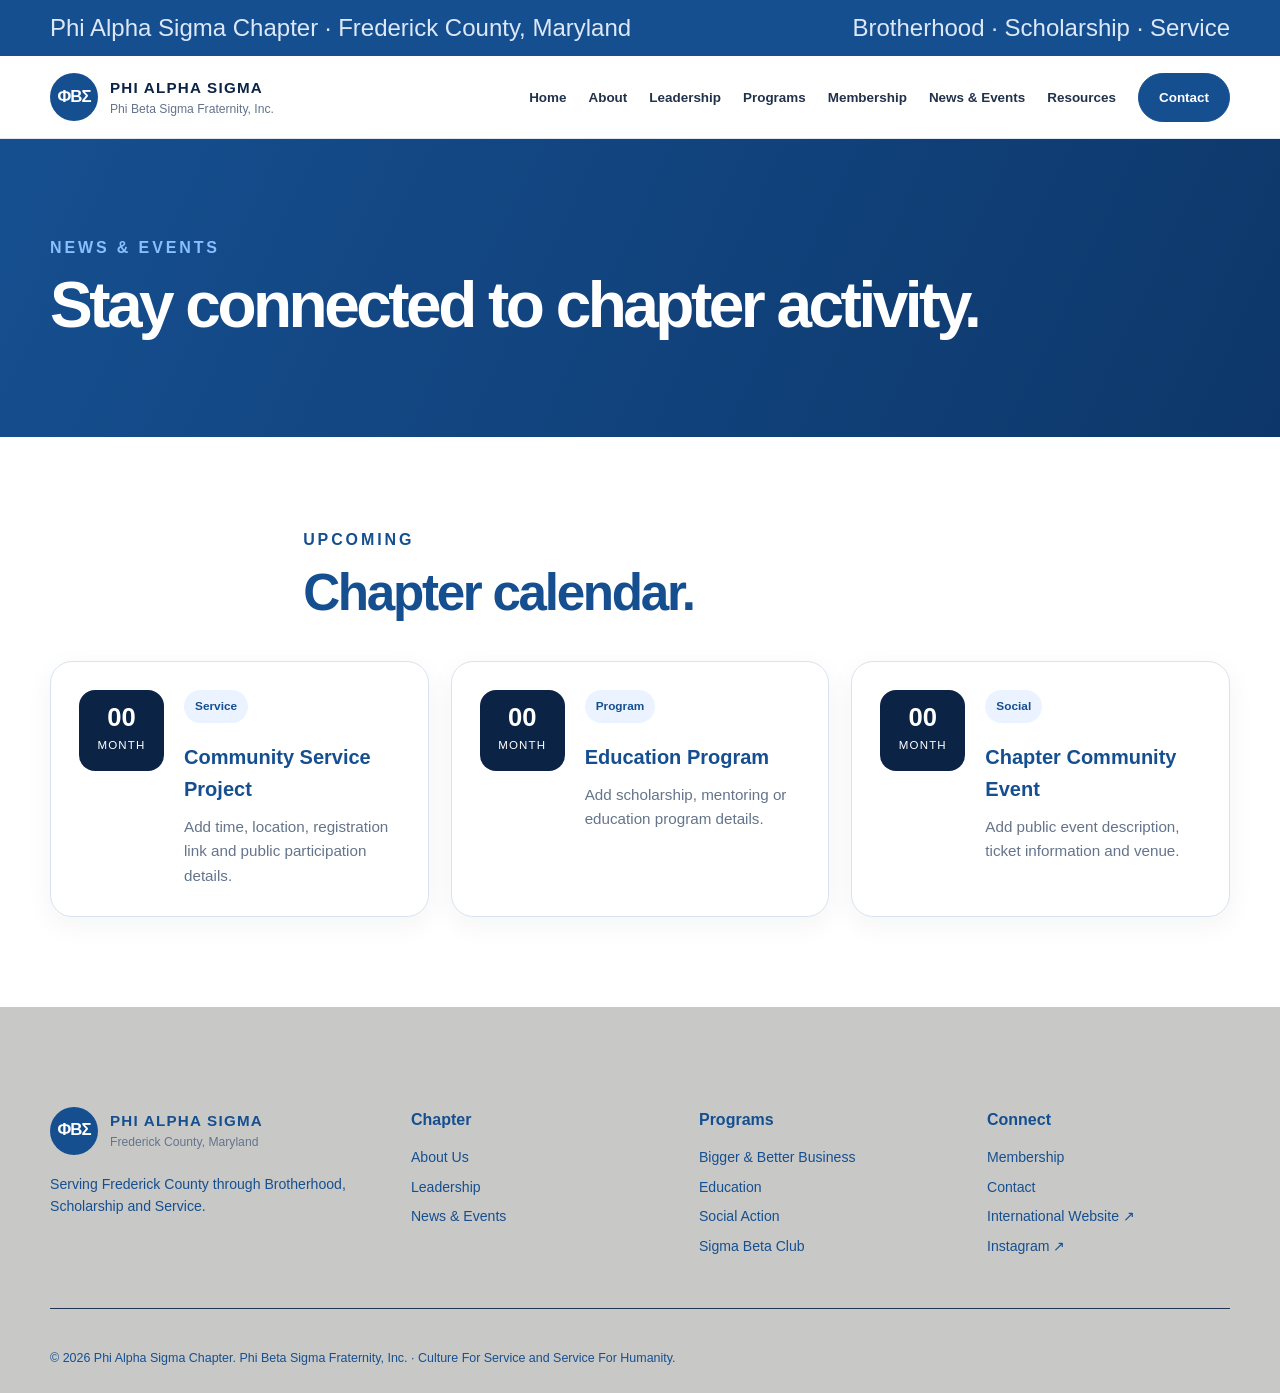
<file: news-events.html>
<!doctype html>
<html lang="en">
  <head>
    <meta charset="utf-8" />
    <meta name="viewport" content="width=device-width,initial-scale=1" />
    <title>News & Events | Phi Alpha Sigma Chapter</title>
    <meta
      name="description"
      content="Phi Alpha Sigma Chapter of Phi Beta Sigma Fraternity, Inc. in Frederick County, Maryland."
    />
    <link rel="stylesheet" href="assets/styles.css" />
  </head>
  <body>
    <div class="topbar">
      <div class="container">
        <span>Phi Alpha Sigma Chapter · Frederick County, Maryland</span
        ><span>Brotherhood · Scholarship · Service</span>
      </div>
    </div>
    <header class="site-header">
      <div class="container nav-wrap">
        <a class="brand" href="index.html"
          ><div class="brand-mark">ΦΒΣ</div>
          <div class="brand-text">
            <strong>Phi Alpha Sigma</strong
            ><span>Phi Beta Sigma Fraternity, Inc.</span>
          </div></a
        ><button class="menu-toggle" aria-label="Open menu">☰</button>
        <nav class="nav" aria-label="Primary navigation">
          <a href="index.html">Home</a><a href="about.html">About</a
          ><a href="leadership.html">Leadership</a
          ><a href="programs.html">Programs</a
          ><a href="membership.html">Membership</a
          ><a href="news-events.html">News & Events</a
          ><a href="resources.html">Resources</a
          ><a class="button" href="contact.html">Contact</a>
        </nav>
      </div>
    </header>
    <main>
      <section class="page-hero">
        <div class="container">
          <span class="eyebrow">News & Events</span>
          <h1>Stay connected to chapter activity.</h1>
          <p>
             
          </p>
        </div>
      </section>
      <section class="section">
        <div class="container">
          <div class="section-head">
            <div>
              <span class="eyebrow" style="color: var(--blue)">Upcoming</span>
              <h2>Chapter calendar.</h2>
            </div>
            <p>
             
            </p>
          </div>
          <div class="grid-3">
            <div class="card event">
              <div class="event-date">
                <strong>00</strong><span>Month</span>
              </div>
              <div>
                <span class="badge">Service</span>
                <h3>Community Service Project</h3>
                <p>
                  Add time, location, registration link and public participation
                  details.
                </p>
              </div>
            </div>
            <div class="card event">
              <div class="event-date">
                <strong>00</strong><span>Month</span>
              </div>
              <div>
                <span class="badge">Program</span>
                <h3>Education Program</h3>
                <p>Add scholarship, mentoring or education program details.</p>
              </div>
            </div>
            <div class="card event">
              <div class="event-date">
                <strong>00</strong><span>Month</span>
              </div>
              <div>
                <span class="badge">Social</span>
                <h3>Chapter Community Event</h3>
                <p>
                  Add public event description, ticket information and venue.
                </p>
              </div>
            </div>
          </div>
        </div>
      </section>
    </main>
    <footer class="footer">
      <div class="container">
        <div class="footer-grid">
          <div>
            <div class="brand">
              <div class="brand-mark">ΦΒΣ</div>
              <div class="brand-text">
                <strong style="color: #164f90">Phi Alpha Sigma</strong
                ><span>Frederick County, Maryland</span>
              </div>
            </div>
            <p style="margin-top: 18px">
              Serving Frederick County through Brotherhood, Scholarship and
              Service.
            </p>
          </div>
          <div>
            <h4>Chapter</h4>
            <a href="about.html">About Us</a
            ><a href="leadership.html">Leadership</a
            ><a href="news-events.html">News & Events</a>
          </div>
          <div>
            <h4>Programs</h4>
            <a href="programs.html#bbb">Bigger & Better Business</a
            ><a href="programs.html#education">Education</a
            ><a href="programs.html#social-action">Social Action</a
            ><a href="programs.html#sigma-beta">Sigma Beta Club</a>
          </div>
          <div>
            <h4>Connect</h4>
            <a href="membership.html">Membership</a
            ><a href="contact.html">Contact</a
            ><a
              href="https://phibetasigma1914.org/"
              target="_blank"
              rel="noopener"
              >International Website ↗</a
            >
            <a href="https://www.instagram.com/frederickmdsigmas" target="_blank"
              rel="noopener" > Instagram ↗</a>
          </div>
        </div>
        <div class="footer-bottom">
          © 2026 Phi Alpha Sigma Chapter. Phi Beta Sigma Fraternity, Inc. ·
          Culture For Service and Service For Humanity.
        </div>
      </div>
    </footer>
    <script src="assets/script.js"></script>
  </body>
</html>
</file>
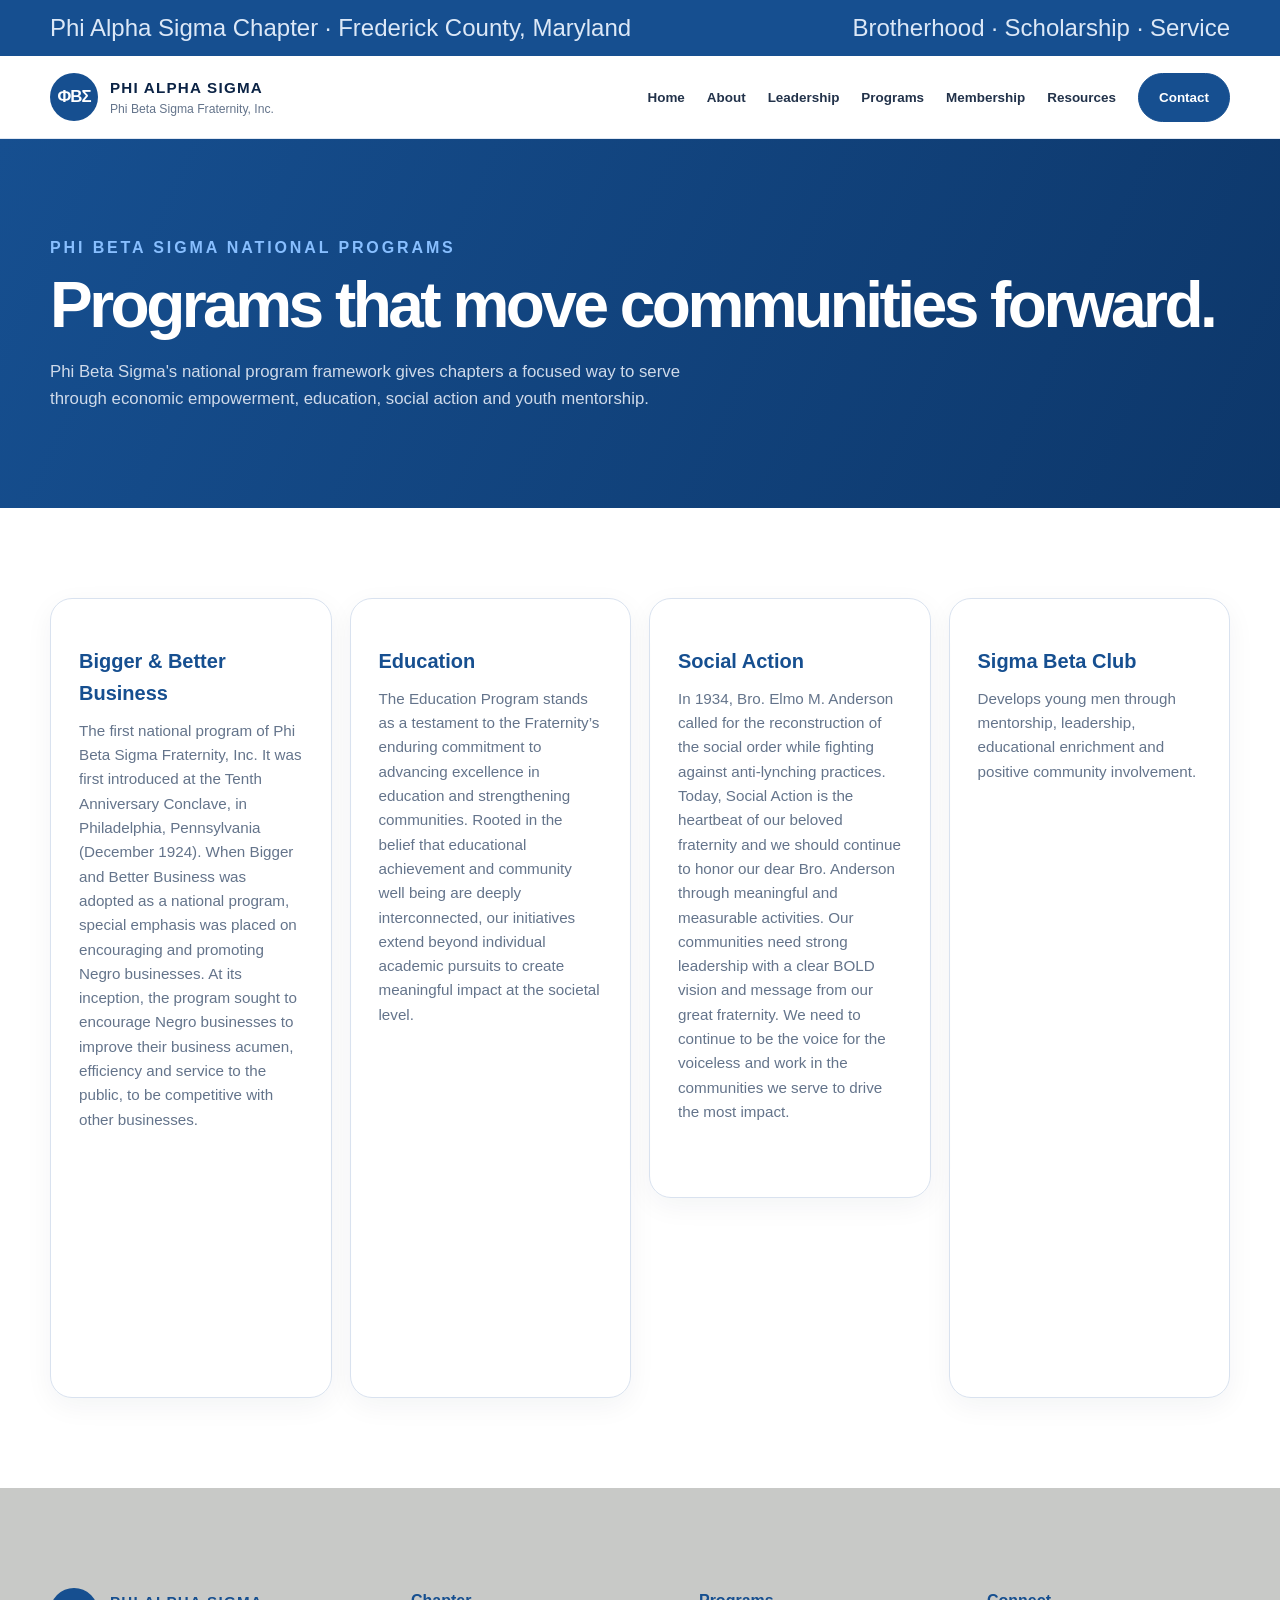
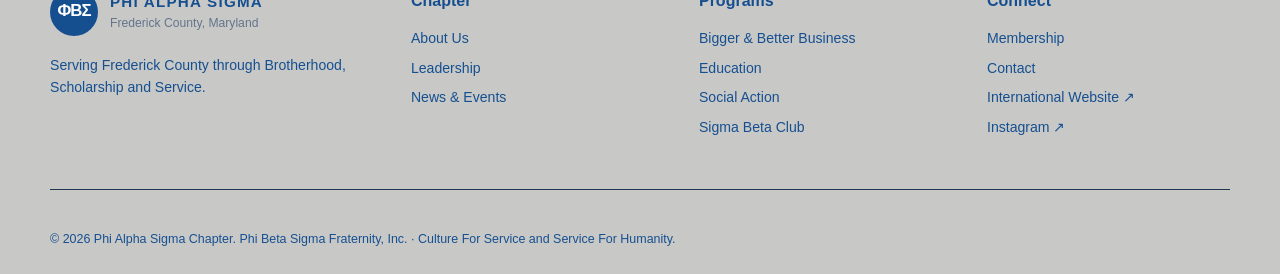
<file: programs.html>
<!doctype html>
<html lang="en">
  <head>
    <meta charset="utf-8" />
    <meta name="viewport" content="width=device-width,initial-scale=1" />
    <title>Programs | Phi Alpha Sigma Chapter</title>
    <meta
      name="description"
      content="Phi Alpha Sigma Chapter of Phi Beta Sigma Fraternity, Inc. in Frederick County, Maryland."
    />
    <link rel="stylesheet" href="assets/styles.css" />
  </head>
  <body>
    <div class="topbar">
      <div class="container">
        <span>Phi Alpha Sigma Chapter · Frederick County, Maryland</span
        ><span>Brotherhood · Scholarship · Service</span>
      </div>
    </div>
    <header class="site-header">
      <div class="container nav-wrap">
        <a class="brand" href="index.html"
          ><div class="brand-mark">ΦΒΣ</div>
          <div class="brand-text">
            <strong>Phi Alpha Sigma</strong
            ><span>Phi Beta Sigma Fraternity, Inc.</span>
          </div></a
        ><button class="menu-toggle" aria-label="Open menu">☰</button>
        <nav class="nav" aria-label="Primary navigation">
          <a href="index.html">Home</a><a href="about.html">About</a
          ><a href="leadership.html">Leadership</a
          ><a href="programs.html">Programs</a
          ><a href="membership.html">Membership</a
          ><!--<a href="news-events.html">News & Events</a
          >--><a href="resources.html">Resources</a
          ><a class="button" href="contact.html">Contact</a>
        </nav>
      </div>
    </header>
    <main>
      <section class="page-hero">
        <div class="container">
          <span class="eyebrow">Phi Beta Sigma National Programs</span>
          <h1>Programs that move communities forward.</h1>
          <p>
            Phi Beta Sigma's national program framework gives chapters a focused
            way to serve through economic empowerment, education, social action
            and youth mentorship.
          </p>
        </div>
      </section>
      <section class="section">
        <div class="container">
          <div class="grid-4">
            <article class="card" id="bbb" style="height: 800px;">
              <span class="num"></span>
              <h3><a href="#">Bigger & Better Business</a></h3>
              <p>
                The first national program of Phi Beta Sigma Fraternity, Inc. It was first introduced at the Tenth Anniversary Conclave, in Philadelphia, Pennsylvania (December 1924). When Bigger and Better Business was adopted as a national program, special emphasis was placed on encouraging and promoting Negro businesses. At its inception, the program sought to encourage Negro businesses to improve their business acumen, efficiency and service to the public, to be competitive with other businesses.
              </p>
            </article>
            <article class="card" id="education" style="height: 800px;">
              <span class="num"></span>
              <h3>Education</h3>
              <p>
                The Education Program stands as a testament to the Fraternity’s enduring commitment to advancing excellence in education and strengthening communities. Rooted in the belief that educational achievement and community well being are deeply interconnected, our initiatives extend beyond individual academic pursuits to create meaningful impact at the societal level.
              </p>
            </article>
            <article class="card" id="social-action" style="height: 600px;">
              <span class="num"></span>
              <h3>Social Action</h3>
              <p>
                In 1934, Bro. Elmo M. Anderson called for the reconstruction of the social order while fighting against anti-lynching practices.  Today, Social Action is the heartbeat of our beloved fraternity and we should continue to honor our dear Bro. Anderson through meaningful and measurable activities.  Our communities need strong leadership with a clear BOLD vision and message from our great fraternity.  We need to continue to be the voice for the voiceless and work in the communities we serve to drive the most impact. </p>
            </article>
            
                <article class="card" id="sigma-beta">
              <span class="num"></span>
              <h3>Sigma Beta Club</h3>
              <p>
                Develops young men through mentorship, leadership, educational
                enrichment and positive community involvement.
              </p>
            </article>
          </div>
        </div>
      </section>
      <!--<section class="section soft">
        <div class="container content-grid">
          <div>
            <h2>Local program calendar</h2>
            <p>
              Use this area for annual chapter initiatives, scholarship
              deadlines, service projects and partner programs.
            </p>
          </div>
          <div>
            <ul class="list-clean">
              <li>
                <strong>Education:</strong> Add scholarship and school
                partnership details.
              </li>
              <li>
                <strong>Social Action:</strong> Add voter engagement, health and
                service initiatives.
              </li>
              <li>
                <strong>Business:</strong> Add entrepreneurship and financial
                literacy programming.
              </li>
              <li>
                <strong>Youth:</strong> Add Sigma Beta Club or mentoring
                activity details.
              </li>
            </ul>
          </div>
        </div>
      </section>-->
    </main>
    <footer class="footer">
      <div class="container">
        <div class="footer-grid">
          <div>
            <div class="brand">
              <div class="brand-mark">ΦΒΣ</div>
              <div class="brand-text">
                <strong style="color: #164f90">Phi Alpha Sigma</strong
                ><span>Frederick County, Maryland</span>
              </div>
            </div>
            <p style="margin-top: 18px">
              Serving Frederick County through Brotherhood, Scholarship and
              Service.
            </p>
          </div>
          <div>
            <h4>Chapter</h4>
            <a href="about.html">About Us</a
            ><a href="leadership.html">Leadership</a
            ><a href="news-events.html">News & Events</a>
          </div>
          <div>
            <h4>Programs</h4>
            <a href="programs.html#bbb">Bigger & Better Business</a
            ><a href="programs.html#education">Education</a
            ><a href="programs.html#social-action">Social Action</a
            ><a href="programs.html#sigma-beta">Sigma Beta Club</a>
          </div>
          <div>
            <h4>Connect</h4>
            <a href="membership.html">Membership</a
            ><a href="contact.html">Contact</a
            ><a
              href="https://phibetasigma1914.org/"
              target="_blank"
              rel="noopener"
              >International Website ↗</a
            >
            <a href="https://www.instagram.com/frederickmdsigmas" target="_blank"
              rel="noopener" > Instagram ↗</a>
          </div>
        </div>
        <div class="footer-bottom">
          © 2026 Phi Alpha Sigma Chapter. Phi Beta Sigma Fraternity, Inc. ·
          Culture For Service and Service For Humanity.
        </div>
      </div>
    </footer>
    <script src="assets/script.js"></script>
  </body>
</html>
</file>
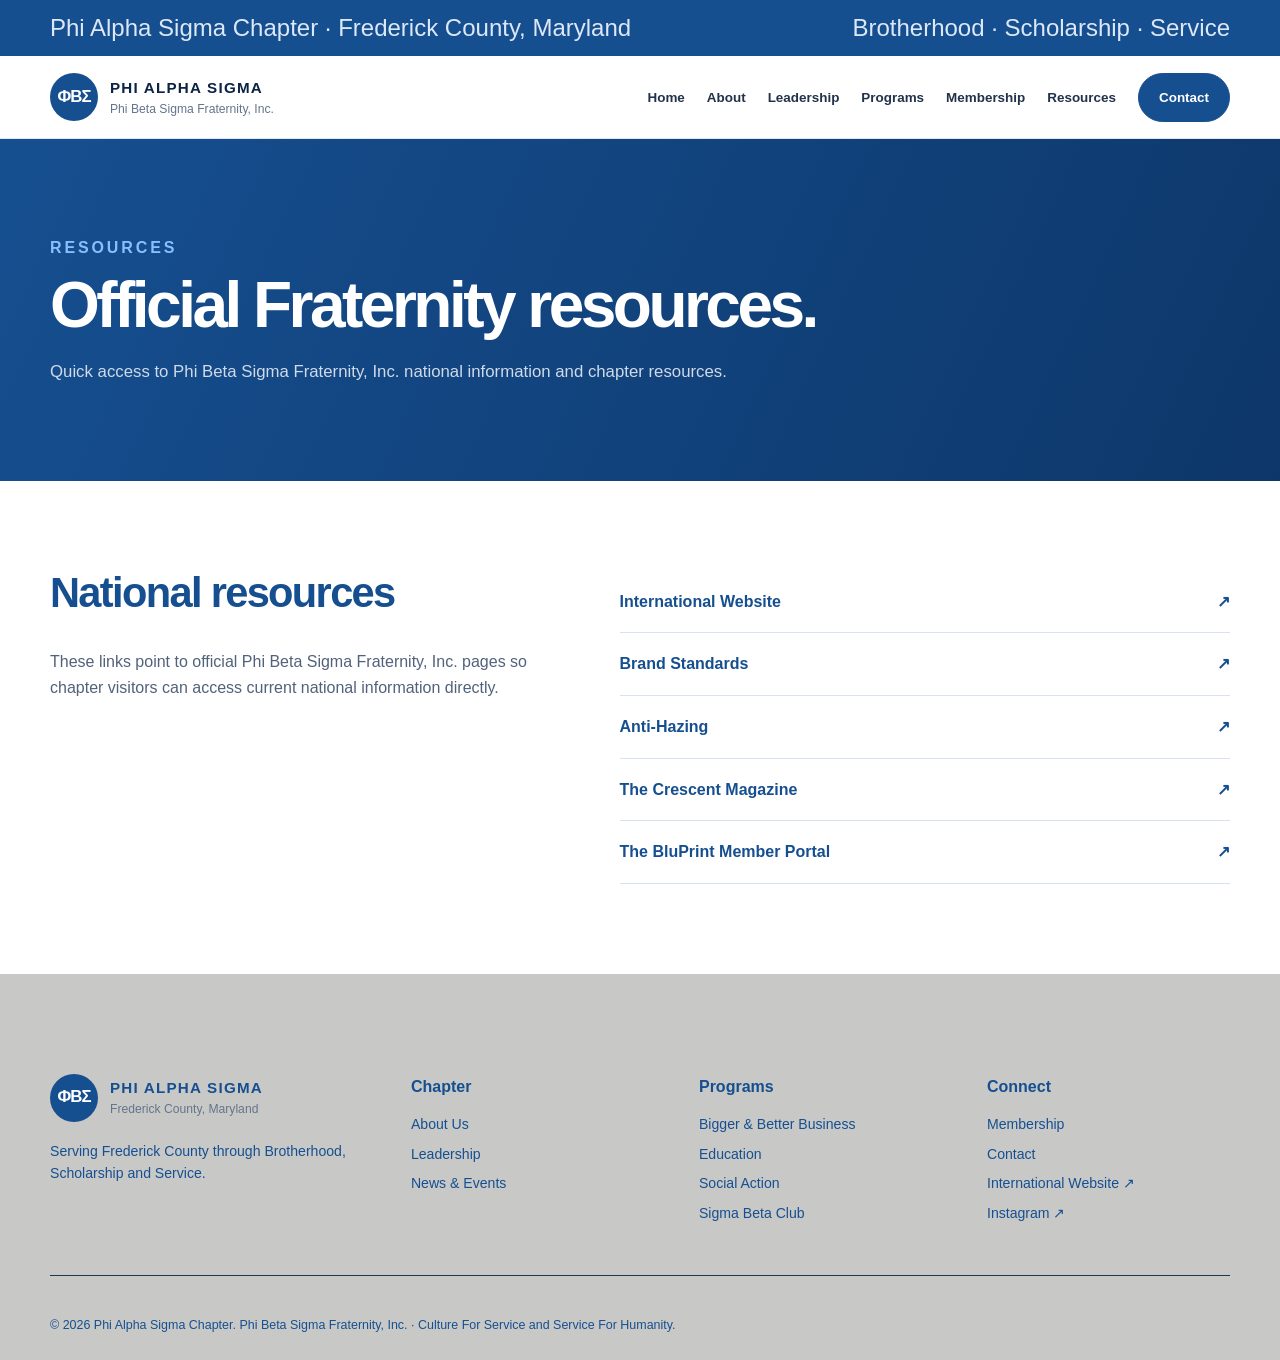
<file: resources.html>
<!doctype html>
<html lang="en">

<head>
    <meta charset="utf-8">
    <meta name="viewport" content="width=device-width,initial-scale=1">
    <title>Resources | Phi Alpha Sigma Chapter</title>
    <meta name="description"
        content="Phi Alpha Sigma Chapter of Phi Beta Sigma Fraternity, Inc. in Frederick County, Maryland.">
    <link rel="stylesheet" href="assets/styles.css">
</head>

<body>
    <div class="topbar">
        <div class="container"><span>Phi Alpha Sigma Chapter · Frederick County, Maryland</span><span>Brotherhood ·
                Scholarship · Service</span></div>
    </div>
    <header class="site-header">
        <div class="container nav-wrap"><a class="brand" href="index.html">
                <div class="brand-mark">ΦΒΣ</div>
                <div class="brand-text"><strong>Phi Alpha Sigma</strong><span>Phi Beta Sigma Fraternity, Inc.</span>
                </div>
            </a><button class="menu-toggle" aria-label="Open menu">☰</button>
            <nav class="nav" aria-label="Primary navigation"><a href="index.html">Home</a><a
                    href="about.html">About</a><a href="leadership.html">Leadership</a><a
                    href="programs.html">Programs</a><a href="membership.html">Membership</a><!--<a
                    href="news-events.html">News & Events</a>--><a href="resources.html">Resources</a><a class="button"
                    href="contact.html">Contact</a></nav>
        </div>
    </header>
    <main>
        <section class="page-hero">
            <div class="container"><span class="eyebrow">Resources</span>
                <h1>Official Fraternity resources.</h1>
                <p>Quick access to Phi Beta Sigma Fraternity, Inc. national information and chapter resources.</p>
            </div>
        </section>
        <section class="section">
            <div class="container content-grid">
                <div>
                    <h2>National resources</h2>
                    <p>These links point to official Phi Beta Sigma Fraternity, Inc. pages so chapter visitors can
                        access current national information directly.</p>
                </div>
                <div><a class="resource-link" href="https://phibetasigma1914.org/" target="_blank"
                        rel="noopener">International Website <span>↗</span></a><a class="resource-link"
                        href="https://phibetasigma1914.org/resources/brand-standards/" target="_blank"
                        rel="noopener">Brand Standards <span>↗</span></a><a class="resource-link"
                        href="https://phibetasigma1914.org/resources/anti-hazing/" target="_blank"
                        rel="noopener">Anti-Hazing <span>↗</span></a><a class="resource-link"
                        href="https://phibetasigma1914.org/resources/the-crescent-magazine/" target="_blank"
                        rel="noopener">The Crescent Magazine <span>↗</span></a><a class="resource-link"
                        href="https://phibetasigma1914.org/the-bluprint/" target="_blank" rel="noopener">The BluPrint
                        Member Portal <span>↗</span></a></div>
            </div>
        </section>
        <!--<section class="section soft">
            <div class="container">
                
                <h2>Chapter downloads</h2>
                <p class="small">Add scholarship applications, sponsorship packets, event flyers, chapter brochures and
                    other public documents here.</p>
                <div class="grid-3" style="margin-top:25px">
                    <div class="card">
                        <h3>Scholarship Application</h3>
                        <p>PDF placeholder</p>
                    </div>
                    <div class="card">
                        <h3>Chapter Sponsorship Packet</h3>
                        <p>PDF placeholder</p>
                    </div>
                    <div class="card">
                        <h3>Community Partner Information</h3>
                        <p>PDF placeholder</p>
                    </div>
                </div>
            </div>
        </section>-->
       
    </main>
    <footer class="footer">
        <div class="container">
            <div class="footer-grid">
                <div>
                    <div class="brand">
                        <div class="brand-mark">ΦΒΣ</div>
                        <div class="brand-text"><strong style="color:#164f90">Phi Alpha Sigma</strong><span>Frederick
                                County, Maryland</span></div>
                    </div>
                    <p style="margin-top:18px">Serving Frederick County through Brotherhood, Scholarship and Service.
                    </p>
                </div>
                <div>
                    <h4>Chapter</h4><a href="about.html">About Us</a><a href="leadership.html">Leadership</a><a
                        href="news-events.html">News & Events</a>
                </div>
                <div>
                    <h4>Programs</h4><a href="programs.html#bbb">Bigger & Better Business</a><a
                        href="programs.html#education">Education</a><a href="programs.html#social-action">Social
                        Action</a><a href="programs.html#sigma-beta">Sigma Beta Club</a>
                </div>
                <div>
                    <h4>Connect</h4><a href="membership.html">Membership</a><a href="contact.html">Contact</a><a
                        href="https://phibetasigma1914.org/" target="_blank" rel="noopener">International Website ↗</a>
                    <a href="https://www.instagram.com/frederickmdsigmas" target="_blank"
              rel="noopener" > Instagram ↗</a>

                </div>
            </div>
            <div class="footer-bottom">© 2026 Phi Alpha Sigma Chapter. Phi Beta Sigma Fraternity, Inc. · Culture For
                Service and Service For Humanity.</div>
        </div>
    </footer>
    <script src="assets/script.js"></script>
</body>

</html>
</file>
<file: assets/styles.css>
:root {
  --blue: #164f90;
  --deep: #164f90;
  --navy: #0b2345;
  --white: #fff;
  --mist: #fff;
  --line: #d9e2ef;
  --text: #164f90;
  --muted: #64748b;
  
  --max: 1180px;
  --shadow: 0 18px 50px rgba(9, 30, 66, 0.12);
}
* {
  box-sizing: border-box;
}
html {
  scroll-behavior: smooth;
}
body {
  margin: 0;
  font-family: Arial, Helvetica, sans-serif;
  color: var(--text);
  background: #fff;
  line-height: 1.6;
}

.cardmain img{
  margin:auto;
}
.placeholder:hover{
background-color: var(--blue);
}
.mainshield{
  height:400px;
  width: 400px;
}

a {
  color: inherit;
  text-decoration: none;
}
img {
  max-width: 100%;
  display: block;
  border-radius: 80px;

}
.container {
  width: min(calc(100% - 40px), var(--max));
  margin: auto;
}
.topbar {
  background: var(--blue);
  color: #dce8f7;
  font-size: 1.50rem;
}
.topbar .container {
  display: flex;
  justify-content: space-between;
  gap: 20px;
  padding: 9px 0;
}
.site-header {
  position: sticky;
  top: 0;
  z-index: 20;
  background: rgba(255, 255, 255, 0.97);
  border-bottom: 1px solid rgba(217, 226, 239, 0.8);
  backdrop-filter: blur(12px);
}
.nav-wrap {
  min-height: 82px;
  display: flex;
  align-items: center;
  justify-content: space-between;
  gap: 28px;
}
.brand {
  display: flex;
  align-items: center;
  gap: 12px;
}
.brand-mark {
  width: 48px;
  height: 48px;
  border-radius: 50%;
  background: var(--blue);
  color: #fff;
  display: grid;
  place-items: center;
  font-weight: 800;
  font-size: 1.05rem;
  letter-spacing: -1px;
}
.brand-text strong {
  display: block;
  font-size: 0.95rem;
  letter-spacing: 0.08em;
  text-transform: uppercase;
  color: var(--navy);
}
.brand-text span {
  display: block;
  font-size: 0.76rem;
  color: var(--muted);
}
.nav {
  display: flex;
  align-items: center;
  gap: 22px;
}
.nav a {
  font-weight: 700;
  font-size: 0.84rem;
  color: #22324a;
}
.nav a:hover {
  color: var(--white);
  background-color: var(--blue);
}
.nav .button {
  color: #fff;
}
.menu-toggle {
  display: none;
  border: 0;
  background: none;
  font-size: 1.5rem;
}
.shield{
  width:250px;
  height: 250px;
}
.button {
  display: inline-flex;
  align-items: center;
  justify-content: center;
  gap: 8px;
  padding: 13px 20px;
  border-radius: 999px;
  background: var(--blue);
  color: #fff;
  font-weight: 800;
  font-size: 0.88rem;
  border: 1px solid var(--blue);
  transition: 0.2s;
}
.button:hover {
  transform: translateY(-1px);
  box-shadow: 0 8px 20px rgba(0, 87, 184, 0.18);
}
.button.ghost {
  background: transparent;
  color: var(--blue);
}
.button.light {
  background: #fff;
  color: var(--navy);
  border-color: #fff;
}
.hero {
  position: relative;
  overflow: hidden;
  background: linear-gradient(120deg, var(--deep), var(--navy));
  color: #fff;
}
.hero:before,
.hero:after {
  content: "";
  position: absolute;
  border-radius: 50%;
  border: 1px solid rgba(255, 255, 255, 0.16);
}
.hero:before {
  width: 520px;
  height: 520px;
  right: -110px;
  top: -150px;
}
.hero:after {
  width: 320px;
  height: 320px;
  right: 80px;
  bottom: -190px;
}
.hero-grid {
  min-height: 610px;
  display: grid;
  /*grid-template-columns: 1.15fr 0.85fr;*/
  grid-template-columns: 1.15fr 0.85fr auto; 
  align-items: center;
  gap: 80px;
  position: relative;
  z-index: 1;
}
.eyebrow {
  display: inline-block;
  color: #88bfff;
  text-transform: uppercase;
  letter-spacing: 0.18em;
  font-size: 1.0rem;
  font-weight: 900;
  margin-bottom: 14px;
}
.page-hero-main{
  height: 850px;
  background-image: url('../images/main_brothers_img.jpg');
  background-repeat: no-repeat;
  background-size: cover;       
}




.hero h1,
.page-hero h1 {
  font-size: clamp(2.7rem, 6vw, 5.6rem);
  line-height: 0.94;
  letter-spacing: -0.055em;
  margin: 0 0 24px;
}
.hero p {
  max-width: 650px;
  color: #d5e0ee;
  font-size: 1.08rem;
  margin: 0 0 30px;
}
.hero-actions {
  display: flex;
  gap: 12px;
  flex-wrap: wrap;
}
.hero-card {
  background: rgba(255, 255, 255, 0.08);
  border: 1px solid rgba(255, 255, 255, 0.18);
  border-radius: 28px;
  padding: 34px;
  box-shadow: 0 30px 80px rgba(0, 0, 0, 0.18);
}
.hero-card .greek {
  font-size: 4.2rem;
  font-weight: 900;
  letter-spacing: -0.08em;
  margin-bottom: 14px;
}
.hero-card h3 {
  font-size: 1.4rem;
  margin: 0 0 8px;
}
.hero-card p {
  font-size: 0.93rem;
  margin: 0;
  color: #c9d8ea;
}
.section {
  padding: 90px 0;
}
.section.soft {
  background: var(--mist);
}
.section.dark {
  background: var(--deep);
  color: #fff;
}
.section-head {
  display: flex;
  justify-content: space-evenly;
  gap: 30px;
  align-items: end;
  margin-bottom: 42px;
}
.section-head1 {
  display: grid;
 grid-template-columns: repeat(1, 1fr);
  gap: 10px;
  
}

.section-head h2 {
  font-size: clamp(2rem, 4vw, 3.5rem);
  letter-spacing: -0.045em;
  line-height: 1.02;
  margin: 0;
}
.section-head p {
  max-width: 570px;
  color: var(--muted);
  margin: 0;
}
.dark .section-head p {
  color: #bdcbe0;
}
.history p{
  font-size: 16px;
  line-height: 1.9;
}

.grid-3 {
  display: grid;
  grid-template-columns: repeat(3, 1fr);
  gap: 22px;
  
}
.grid-4 {
  display: grid;
  grid-template-columns: repeat(4, 1fr);
  gap: 18px;
}

.test1{
  display: grid;
  grid-template-columns: repeat(2, 1fr);
  gap: 30px;
  border: 1px solid var(--line);
  border-radius: 22px;
  padding: 15px;
  box-shadow: 0 8px 28px rgba(9, 30, 66, 0.05);
  

}
.cardmain h3{
  padding-top: 15px;
}





.card {
  
  border: 1px solid var(--line);
  border-radius: 22px;
  padding: 28px;
  box-shadow: 0 8px 28px rgba(9, 30, 66, 0.05);
}
.card_1{
  background-image: url('../images/brotherhood.jpg');
  background-size: cover;
  background-position: center;
  background-repeat: no-repeat;
  border: 1px solid var(--line);
  border-radius: 22px;
  padding: 28px;
  box-shadow: 0 8px 28px rgba(9, 30, 66, 0.05);
  color: var(--white);
}
.card_1 h3{
  margin: 8px 0 10px;
  font-size: 1.25rem;
 
}
.card_2{
  background-image:  url('../images/scholarshipimg.jpg'); 
 
  background-size: cover;
  background-position: center;
  background-repeat: no-repeat;
  border: 1px solid var(--line);
  border-radius: 22px;
  padding: 28px;
  box-shadow: 0 8px 28px rgba(9, 30, 66, 0.05);
  color: var(--white);
}
.card_2 h3{
  margin: 8px 0 10px;
  font-size: 1.25rem;
  
}
.card_3{
  background-image: url('../images/sleepinheavenlypeaceimg2.jpg');
  background-size: cover;
  background-position: center;
  background-repeat: no-repeat;
  border: 1px solid var(--line);
  border-radius: 22px;
  padding: 28px;
  box-shadow: 0 8px 28px rgba(9, 30, 66, 0.05);
  color: var(--white);
}
.card_3 h3{
  margin: 8px 0 10px;
  font-size: 1.25rem;
  
}
.card .num {
  font-size: 0.72rem;
  font-weight: 900;
  color: var(--blue);
  letter-spacing: 0.15em;
}
.card h3 {
  margin: 8px 0 10px;
  font-size: 1.25rem;
  padding-top: 10px;
}
.card p {
  margin: 0;
  color: var(--muted);
  font-size: 0.95rem;

}
.dark .card {
  background: #10294f;
  border-color: #24446d;
  color: #fff;
}
.dark .card p {
  color: #bfcee0;
}
.stats {
  display: grid;
  grid-template-columns: repeat(4, 1fr);
  gap: 1px;
  background: var(--line);
  border: 1px solid var(--line);
  border-radius: 24px;
  overflow: hidden;
}
.stat {
  background: #fff;
  padding: 30px;
  text-align: center;
}
.stat strong {
  display: block;
  font-size: 2.1rem;
  color: var(--blue);
  letter-spacing: -0.04em;
}
.stat span {
  font-size: 0.85rem;
  color: var(--muted);
}
.page-hero {
  background: linear-gradient(115deg, var(--deep), #0d376a);
  color: #fff;
  padding: 96px 0 78px;
}





.page-hero h1 {
  font-size: clamp(2.8rem, 5vw, 4.8rem);
}
.page-hero p {
  max-width: 680px;
  color: #cfdaea;
  font-size: 1.05rem;
}
.content-grid {
  display: grid;
  grid-template-columns: 0.9fr 1.1fr;
  gap: 70px;
  align-items: start;
}
.content-grid h2 {
  font-size: 2.6rem;
  line-height: 1.05;
  letter-spacing: -0.04em;
  margin-top: 0;
}
.content-grid p {
  color: #51627a;
}
.quote {
  border-left: 4px solid var(--blue);
  padding: 5px 0 5px 22px;
  font-size: 1.25rem;
  color: var(--navy);
  font-weight: 700;
}
.list-clean {
  list-style: none;
  padding: 0;
  margin: 0;
}
.list-clean li {
  padding: 13px 0;
  border-bottom: 1px solid var(--line);
}
.resource-link {
  display: flex;
  justify-content: space-between;
  gap: 20px;
  align-items: center;
  padding: 18px 0;
  border-bottom: 1px solid var(--line);
  font-weight: 700;
}
.resource-link span {
  color: var(--blue);
}
.notice {
  background: #eaf3ff;
  border: 1px solid #cde2fb;
  border-radius: 18px;
  padding: 20px;
  color: #19385c;
}
.contact-grid {
  display: grid;
  grid-template-columns: 0.8fr 1.2fr;
  gap: 60px;
}
.contact-box {
  background: var(--mist);
  padding: 30px;
  border-radius: 22px;
}
.form-grid {
  display: grid;
  grid-template-columns: 1fr 1fr;
  gap: 16px;
}
.form-grid .full {
  grid-column: 1/-1;
}
label {
  display: block;
  font-size: 0.8rem;
  font-weight: 800;
  margin-bottom: 6px;
}
input,
textarea,
select {
  width: 100%;
  padding: 14px 15px;
  border-radius: 12px;
  border: 1px solid var(--line);
  font: inherit;
}
textarea {
  min-height: 150px;
  resize: vertical;
}
.footer {
  background: #c8c9c7;
  color: #c8c9c7;
  padding: 100px 0 24px;
}
.footer-grid {
  display: grid;
  grid-template-columns: 1.3fr repeat(3, 1fr);
  gap: 45px;
}
.footer h4 {
  color: #164f90;
  margin: 0 0 14px;
}
.footer p,
.footer a {
  font-size: 0.88rem;
  color: #164f90;
}
.footer a,
.footer a:hover{
  display: block;
  margin: 7px 0;
  color:var(--blue);
}
.footer-bottom {
  border-top: 1px solid #203754;
  margin-top: 44px;
  padding-top: 40px;
  font-size: 0.78rem;
  color: #164f90;
}
.badge {
  display: inline-block;
  background: #eaf3ff;
  color: var(--blue);
  border-radius: 999px;
  padding: 7px 11px;
  font-weight: 800;
  font-size: 0.74rem;
}
.event {
  display: grid;
  grid-template-columns: 85px 1fr;
  gap: 20px;
  align-items: start;
}
.event-date {
  background: var(--navy);
  color: #fff;
  border-radius: 16px;
  padding: 15px;
  text-align: center;
}
.event-date strong {
  display: block;
  font-size: 1.6rem;
  line-height: 1;
}
.event-date span {
  font-size: 0.72rem;
  text-transform: uppercase;
  letter-spacing: 0.1em;
}
.placeholder {
  /*border: 1px dashed #aebdd0;*/
  background: #f8fafc;
  color: #708198;
  border-radius: 18px;
  padding: 22px;
  text-align: center;
  
}

.small {
  font-size: 0.85rem;
  color: var(--muted);
 
}


@media (max-width: 960px) {
  .menu-toggle {
    display: block;
  }
  .nav {
    display: none;
    position: absolute;
    left: 0;
    right: 0;
    top: 82px;
    background: #fff;
    border-bottom: 1px solid var(--line);
    padding: 20px;
    flex-direction: column;
    align-items: flex-start;
  }
  .nav.open {
    display: flex;
  }
  .hero-grid,
  .content-grid,
  .contact-grid {
    grid-template-columns: 1fr;
  }
  .hero-grid {
    padding: 80px 0;
    min-height: auto;
  }
  .hero-card {
    max-width: 540px;
  }
  .grid-4 {
    grid-template-columns: 1fr 1fr;
  }
  .grid-3 {
    grid-template-columns: 1fr;
  }
  .stats {
    grid-template-columns: 1fr 1fr;
  }
  .footer-grid {
    grid-template-columns: 1fr 1fr;
  }
  .topbar .container {
    flex-direction: column;
    gap: 2px;
  }
  .section-head {
    display: block;
  }
  .section-head p {
    margin-top: 14px;
  }
 
}

@media (max-width: 600px) {
  .container {
    width: min(calc(100% - 28px), var(--max));
  }
  .brand-text span {
    display: none;
  }
  .grid-4,
  .stats,
  .footer-grid,
  .form-grid {
    grid-template-columns: 1fr;
  }
  .form-grid .full {
    grid-column: auto;
  }
  .hero h1 {
    font-size: 3rem;
  }
  .section {
    padding: 65px 0;
  }
  .page-hero {
    padding: 72px 0 58px;
  }
  .nav-wrap {
    min-height: 72px;
  }
  .nav {
    top: 72px;
  }
  .cardmain{
    display: none;
  }
  .test1{
    display: block;
  }
  .carousel-container {
    position: relative;
    width: 80%;
    max-width: 900px;
    margin: 40px auto;
    overflow: hidden;
    border-radius: 12px;
    box-shadow: 0 4px 20px rgba(0,0,0,0.2);
    display: none;
}

.container h1{
  display: none;
}

}

.carousel-container {
    position: relative;
    width: 80%;
    max-width: 900px;
    margin: 40px auto;
    overflow: hidden;
    border-radius: 12px;
    box-shadow: 0 4px 20px rgba(0,0,0,0.2);
}

.carousel-track {
    display: flex;
    transition: transform 0.5s ease-in-out;
}

.carousel-slide {
    min-width: 100%;
}

.carousel-slide img {
    width: 100%;
    display: block;
    border-radius: 12px;
    height: 500px;
}

.carousel-btn {
    position: absolute;
    top: 50%;
    transform: translateY(-50%);
    background: rgba(0,0,0,0.5);
    color: white;
    border: none;
    padding: 12px 18px;
    cursor: pointer;
    border-radius: 50%;
    font-size: 22px;
    z-index: 10;
}

.carousel-btn:hover {
    background: rgba(0,0,0,0.7);
}

.prev {
    left: 15px;
}

.next {
    right: 15px;
}

.carousel-dots {
    text-align: center;
    margin-top: 12px;
}

.carousel-dots button {
    width: 12px;
    height: 12px;
    margin: 5px;
    border-radius: 50%;
    border: none;
    background: #bbb;
    cursor: pointer;
}

.carousel-dots .active {
    background: #0033cc; /* Sigma Royal Blue */
}
</file>
